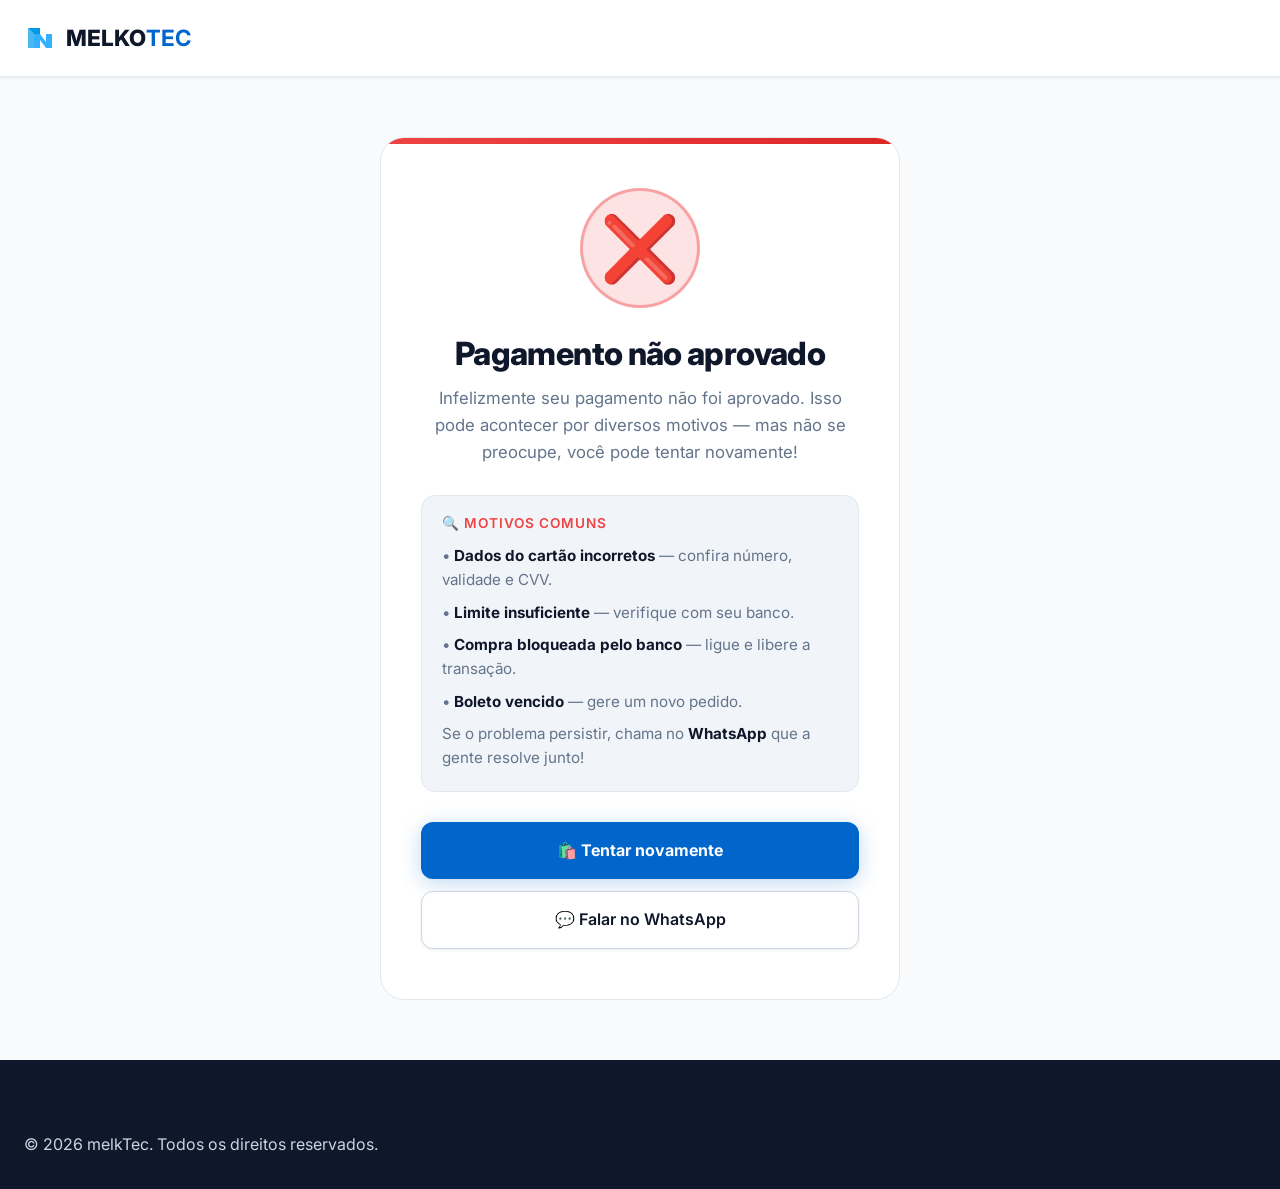
<file: falha.html>
<!DOCTYPE html>
<html lang="pt-BR">
<head>
    <meta charset="UTF-8">
    <meta name="viewport" content="width=device-width, initial-scale=1.0">
    <title>Pagamento não aprovado — melkTec</title>
    <link rel="preconnect" href="https://fonts.googleapis.com">
    <link rel="preconnect" href="https://fonts.gstatic.com" crossorigin>
    <link href="https://fonts.googleapis.com/css2?family=Inter:wght@400;500;600;700;800;900&display=swap" rel="stylesheet">
    <link rel="stylesheet" href="style.css">
    <style>
        .retorno-box {
            max-width: 520px;
            margin: 0 auto;
            background: var(--surface);
            border: 1px solid var(--border);
            border-radius: 24px;
            padding: 50px 40px;
            text-align: center;
            position: relative;
            overflow: hidden;
        }

        .retorno-box::before {
            content: '';
            position: absolute;
            top: 0;
            left: 0;
            right: 0;
            height: 6px;
            background: linear-gradient(90deg, #ef4444, #dc2626);
        }

        .retorno-icon {
            width: 120px;
            height: 120px;
            border-radius: 50%;
            background: rgba(239, 68, 68, 0.15);
            border: 3px solid rgba(239, 68, 68, 0.4);
            display: flex;
            align-items: center;
            justify-content: center;
            font-size: 4rem;
            margin: 0 auto 28px;
            animation: pulse 2s infinite;
        }

        @keyframes pulse {
            0%, 100% { transform: scale(1); box-shadow: 0 0 0 0 rgba(239, 68, 68, 0.4); }
            50% { transform: scale(1.05); box-shadow: 0 0 0 20px rgba(239, 68, 68, 0); }
        }

        .retorno-box h1 {
            font-size: 2rem;
            font-weight: 800;
            margin-bottom: 12px;
            color: var(--text);
        }

        .retorno-box .subtitulo {
            color: var(--text-muted);
            font-size: 1.05rem;
            margin-bottom: 30px;
            line-height: 1.6;
        }

        .retorno-box .info-card {
            background: var(--surface-2);
            border: 1px solid var(--border);
            border-radius: 14px;
            padding: 20px;
            text-align: left;
            margin-bottom: 30px;
        }

        .retorno-box .info-card h3 {
            font-size: 0.85rem;
            font-weight: 600;
            text-transform: uppercase;
            letter-spacing: 1px;
            color: #ef4444;
            margin-bottom: 12px;
        }

        .retorno-box .info-card p {
            color: var(--text-muted);
            font-size: 0.95rem;
            line-height: 1.6;
            margin-bottom: 8px;
        }

        .retorno-box .info-card p:last-child {
            margin-bottom: 0;
        }

        .retorno-box .info-card strong {
            color: var(--text);
        }

        .retorno-actions {
            display: flex;
            flex-direction: column;
            gap: 12px;
        }

        .retorno-actions .btn {
            width: 100%;
            padding: 15px 24px;
            font-size: 1rem;
        }

        @media (max-width: 600px) {
            .retorno-box { padding: 40px 24px; border-radius: 18px; }
            .retorno-icon { width: 100px; height: 100px; font-size: 3rem; }
            .retorno-box h1 { font-size: 1.6rem; }
        }
    </style>
</head>
<body>

    <header class="header">
        <div class="container header-inner">
            <a href="index.html" class="logo">
                <span class="logo-icon">
                    <svg width="32" height="32" viewBox="0 0 32 32" fill="none" xmlns="http://www.w3.org/2000/svg">
                        <path d="M4 6 L16 6 L16 12 L10 12 L4 6 Z" fill="#0099e6"/>
                        <path d="M4 6 L4 26 L10 26 L10 12 L4 6 Z" fill="#0099e6" opacity="0.7"/>
                        <path d="M10 12 L16 12 L22 20 L22 12 L28 12 L28 26 L22 26 L16 18 L16 26 L10 26 L10 12 Z" fill="#33b1ff"/>
                    </svg>
                </span>
                <span class="logo-text">MELKO<strong>TEC</strong></span>
            </a>
        </div>
    </header>

    <main class="container" style="padding: 60px 20px; min-height: calc(100vh - 70px); display: flex; align-items: center; justify-content: center;">
        <div class="retorno-box">
            <div class="retorno-icon">❌</div>

            <h1>Pagamento não aprovado</h1>

            <p class="subtitulo">
                Infelizmente seu pagamento não foi aprovado. Isso pode acontecer por diversos motivos — mas não se preocupe, você pode tentar novamente!
            </p>

            <div class="info-card">
                <h3>🔍 Motivos comuns</h3>
                <p>• <strong>Dados do cartão incorretos</strong> — confira número, validade e CVV.</p>
                <p>• <strong>Limite insuficiente</strong> — verifique com seu banco.</p>
                <p>• <strong>Compra bloqueada pelo banco</strong> — ligue e libere a transação.</p>
                <p>• <strong>Boleto vencido</strong> — gere um novo pedido.</p>
                <p class="mb-0">Se o problema persistir, chama no <strong>WhatsApp</strong> que a gente resolve junto!</p>
            </div>

            <div class="retorno-actions">
                <a href="index.html" class="btn btn-primary">
                    🛍️ Tentar novamente
                </a>
                <a href="https://wa.me/5515998183052?text=Ol%C3%A1!%20Tentei%20fazer%20um%20pedido%20na%20melkTec%20mas%20o%20pagamento%20n%C3%A3o%20foi%20aprovado.%20Pode%20me%20ajudar%3F" 
                   target="_blank" 
                   class="btn btn-ghost">
                    💬 Falar no WhatsApp
                </a>
            </div>
        </div>
    </main>

    <footer class="footer">
        <div class="container footer-inner">
            <p>© 2026 melkTec. Todos os direitos reservados.</p>
        </div>
    </footer>

</body>
</html>
</file>
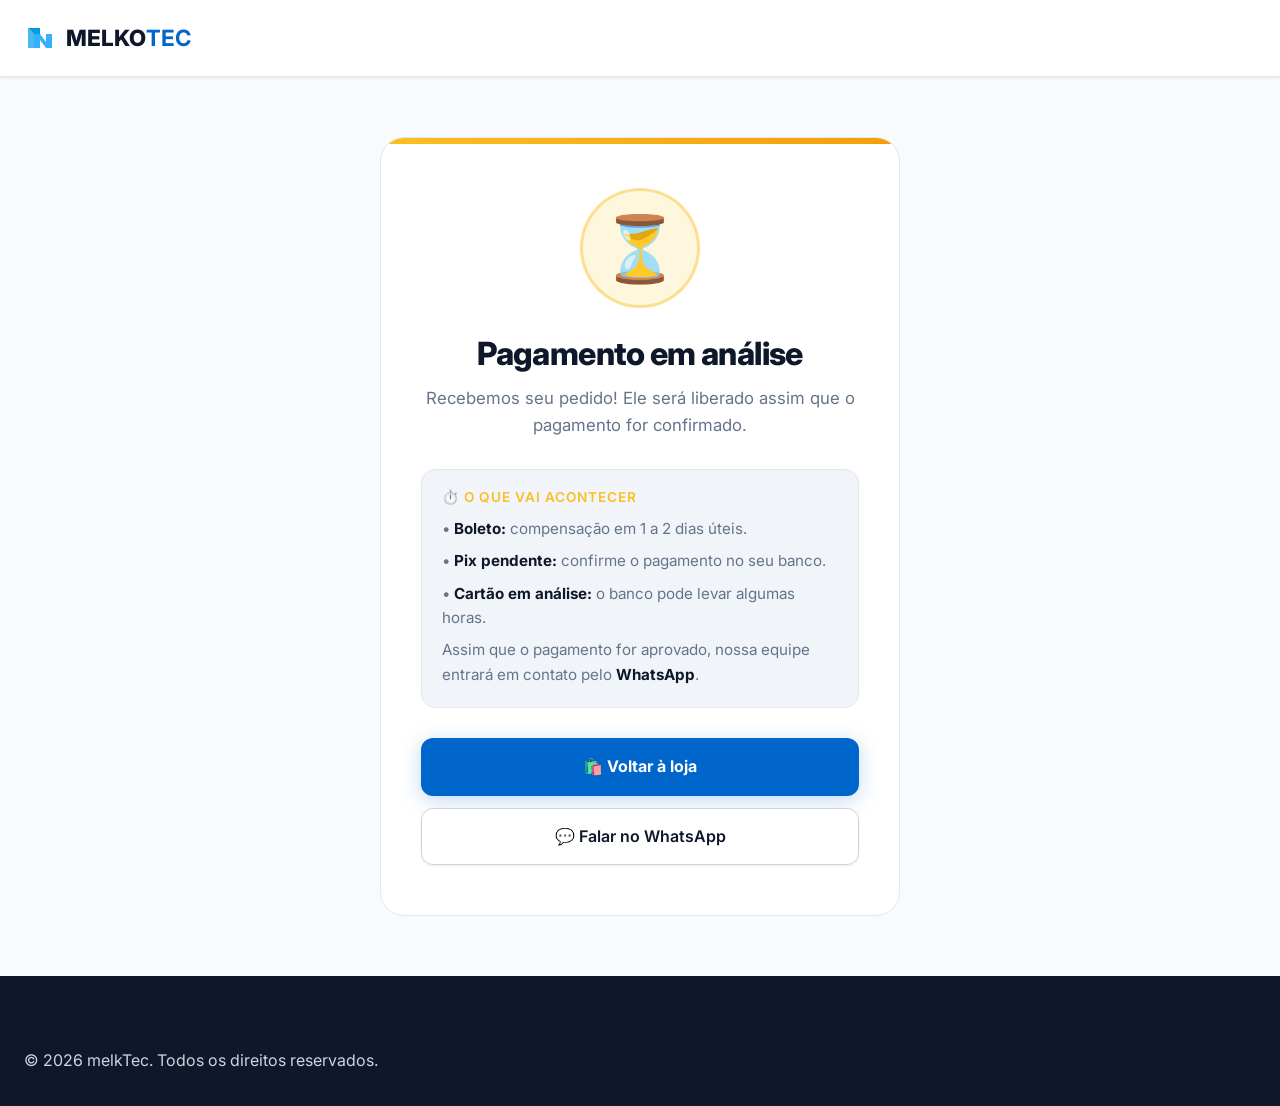
<file: pendente.html>
<!DOCTYPE html>
<html lang="pt-BR">
<head>
    <meta charset="UTF-8">
    <meta name="viewport" content="width=device-width, initial-scale=1.0">
    <title>Pagamento em análise — melkTec</title>
    <link rel="preconnect" href="https://fonts.googleapis.com">
    <link rel="preconnect" href="https://fonts.gstatic.com" crossorigin>
    <link href="https://fonts.googleapis.com/css2?family=Inter:wght@400;500;600;700;800;900&display=swap" rel="stylesheet">
    <link rel="stylesheet" href="style.css">
    <style>
        .retorno-box {
            max-width: 520px;
            margin: 0 auto;
            background: var(--surface);
            border: 1px solid var(--border);
            border-radius: 24px;
            padding: 50px 40px;
            text-align: center;
            position: relative;
            overflow: hidden;
        }

        .retorno-box::before {
            content: '';
            position: absolute;
            top: 0;
            left: 0;
            right: 0;
            height: 6px;
            background: linear-gradient(90deg, #fbbf24, #f59e0b);
        }

        .retorno-icon {
            width: 120px;
            height: 120px;
            border-radius: 50%;
            background: rgba(251, 191, 36, 0.15);
            border: 3px solid rgba(251, 191, 36, 0.4);
            display: flex;
            align-items: center;
            justify-content: center;
            font-size: 4rem;
            margin: 0 auto 28px;
            animation: pulse 2s infinite;
        }

        @keyframes pulse {
            0%, 100% { transform: scale(1); box-shadow: 0 0 0 0 rgba(251, 191, 36, 0.4); }
            50% { transform: scale(1.05); box-shadow: 0 0 0 20px rgba(251, 191, 36, 0); }
        }

        .retorno-box h1 {
            font-size: 2rem;
            font-weight: 800;
            margin-bottom: 12px;
            color: var(--text);
        }

        .retorno-box .subtitulo {
            color: var(--text-muted);
            font-size: 1.05rem;
            margin-bottom: 30px;
            line-height: 1.6;
        }

        .retorno-box .info-card {
            background: var(--surface-2);
            border: 1px solid var(--border);
            border-radius: 14px;
            padding: 20px;
            text-align: left;
            margin-bottom: 30px;
        }

        .retorno-box .info-card h3 {
            font-size: 0.85rem;
            font-weight: 600;
            text-transform: uppercase;
            letter-spacing: 1px;
            color: #fbbf24;
            margin-bottom: 12px;
        }

        .retorno-box .info-card p {
            color: var(--text-muted);
            font-size: 0.95rem;
            line-height: 1.6;
            margin-bottom: 8px;
        }

        .retorno-box .info-card p:last-child {
            margin-bottom: 0;
        }

        .retorno-box .info-card strong {
            color: var(--text);
        }

        .retorno-actions {
            display: flex;
            flex-direction: column;
            gap: 12px;
        }

        .retorno-actions .btn {
            width: 100%;
            padding: 15px 24px;
            font-size: 1rem;
        }

        @media (max-width: 600px) {
            .retorno-box { padding: 40px 24px; border-radius: 18px; }
            .retorno-icon { width: 100px; height: 100px; font-size: 3rem; }
            .retorno-box h1 { font-size: 1.6rem; }
        }
    </style>
</head>
<body>

    <header class="header">
        <div class="container header-inner">
            <a href="index.html" class="logo">
                <span class="logo-icon">
                    <svg width="32" height="32" viewBox="0 0 32 32" fill="none" xmlns="http://www.w3.org/2000/svg">
                        <path d="M4 6 L16 6 L16 12 L10 12 L4 6 Z" fill="#0099e6"/>
                        <path d="M4 6 L4 26 L10 26 L10 12 L4 6 Z" fill="#0099e6" opacity="0.7"/>
                        <path d="M10 12 L16 12 L22 20 L22 12 L28 12 L28 26 L22 26 L16 18 L16 26 L10 26 L10 12 Z" fill="#33b1ff"/>
                    </svg>
                </span>
                <span class="logo-text">MELKO<strong>TEC</strong></span>
            </a>
        </div>
    </header>

    <main class="container" style="padding: 60px 20px; min-height: calc(100vh - 70px); display: flex; align-items: center; justify-content: center;">
        <div class="retorno-box">
            <div class="retorno-icon">⏳</div>

            <h1>Pagamento em análise</h1>

            <p class="subtitulo">
                Recebemos seu pedido! Ele será liberado assim que o pagamento for confirmado.
            </p>

            <div class="info-card">
                <h3>⏱️ O que vai acontecer</h3>
                <p>• <strong>Boleto:</strong> compensação em 1 a 2 dias úteis.</p>
                <p>• <strong>Pix pendente:</strong> confirme o pagamento no seu banco.</p>
                <p>• <strong>Cartão em análise:</strong> o banco pode levar algumas horas.</p>
                <p>Assim que o pagamento for aprovado, nossa equipe entrará em contato pelo <strong>WhatsApp</strong>.</p>
            </div>

            <div class="retorno-actions">
                <a href="index.html" class="btn btn-primary">
                    🛍️ Voltar à loja
                </a>
                <a href="https://wa.me/5515998183052?text=Ol%C3%A1!%20Fiz%20um%20pedido%20na%20melkTec%20e%20o%20pagamento%20est%C3%A1%20em%20an%C3%A1lise.%20Pode%20me%20dar%20um%20retorno%3F" 
                   target="_blank" 
                   class="btn btn-ghost">
                    💬 Falar no WhatsApp
                </a>
            </div>
        </div>
    </main>

    <footer class="footer">
        <div class="container footer-inner">
            <p>© 2026 melkTec. Todos os direitos reservados.</p>
        </div>
    </footer>

</body>
</html>
</file>
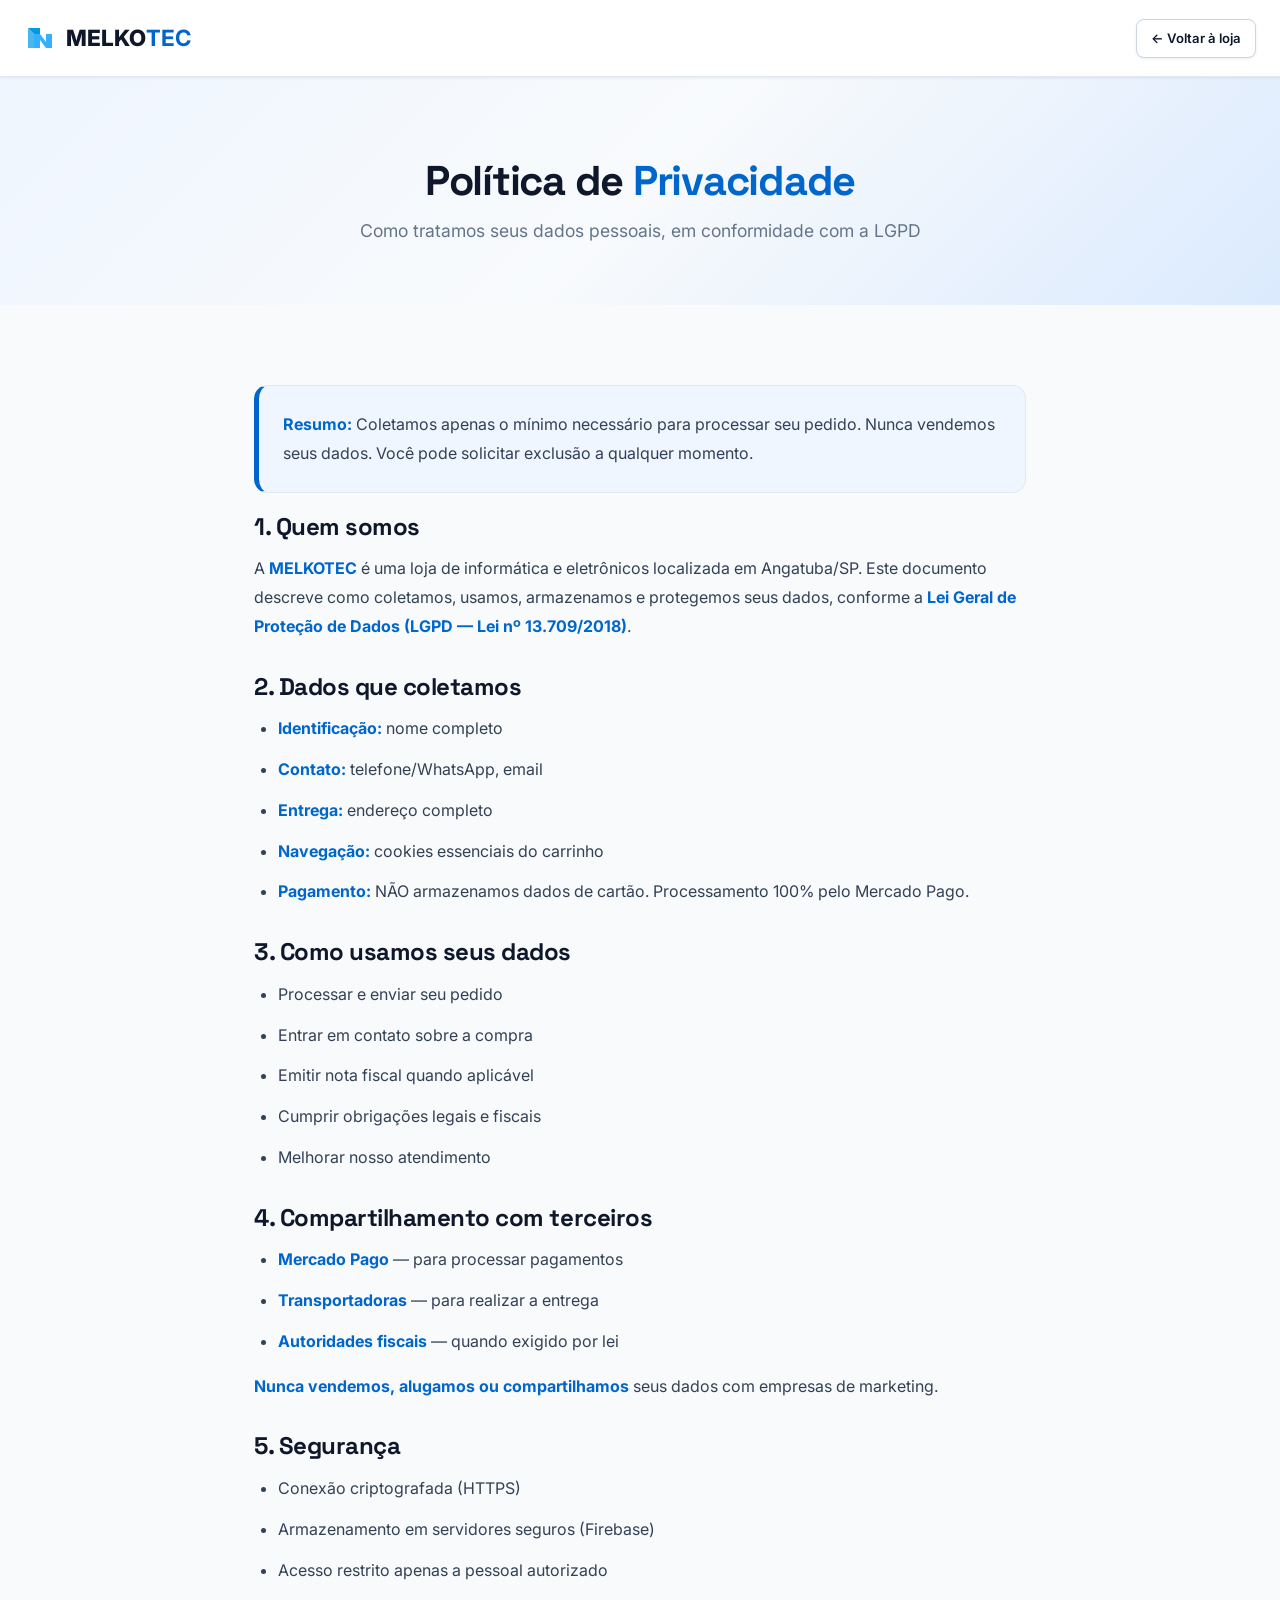
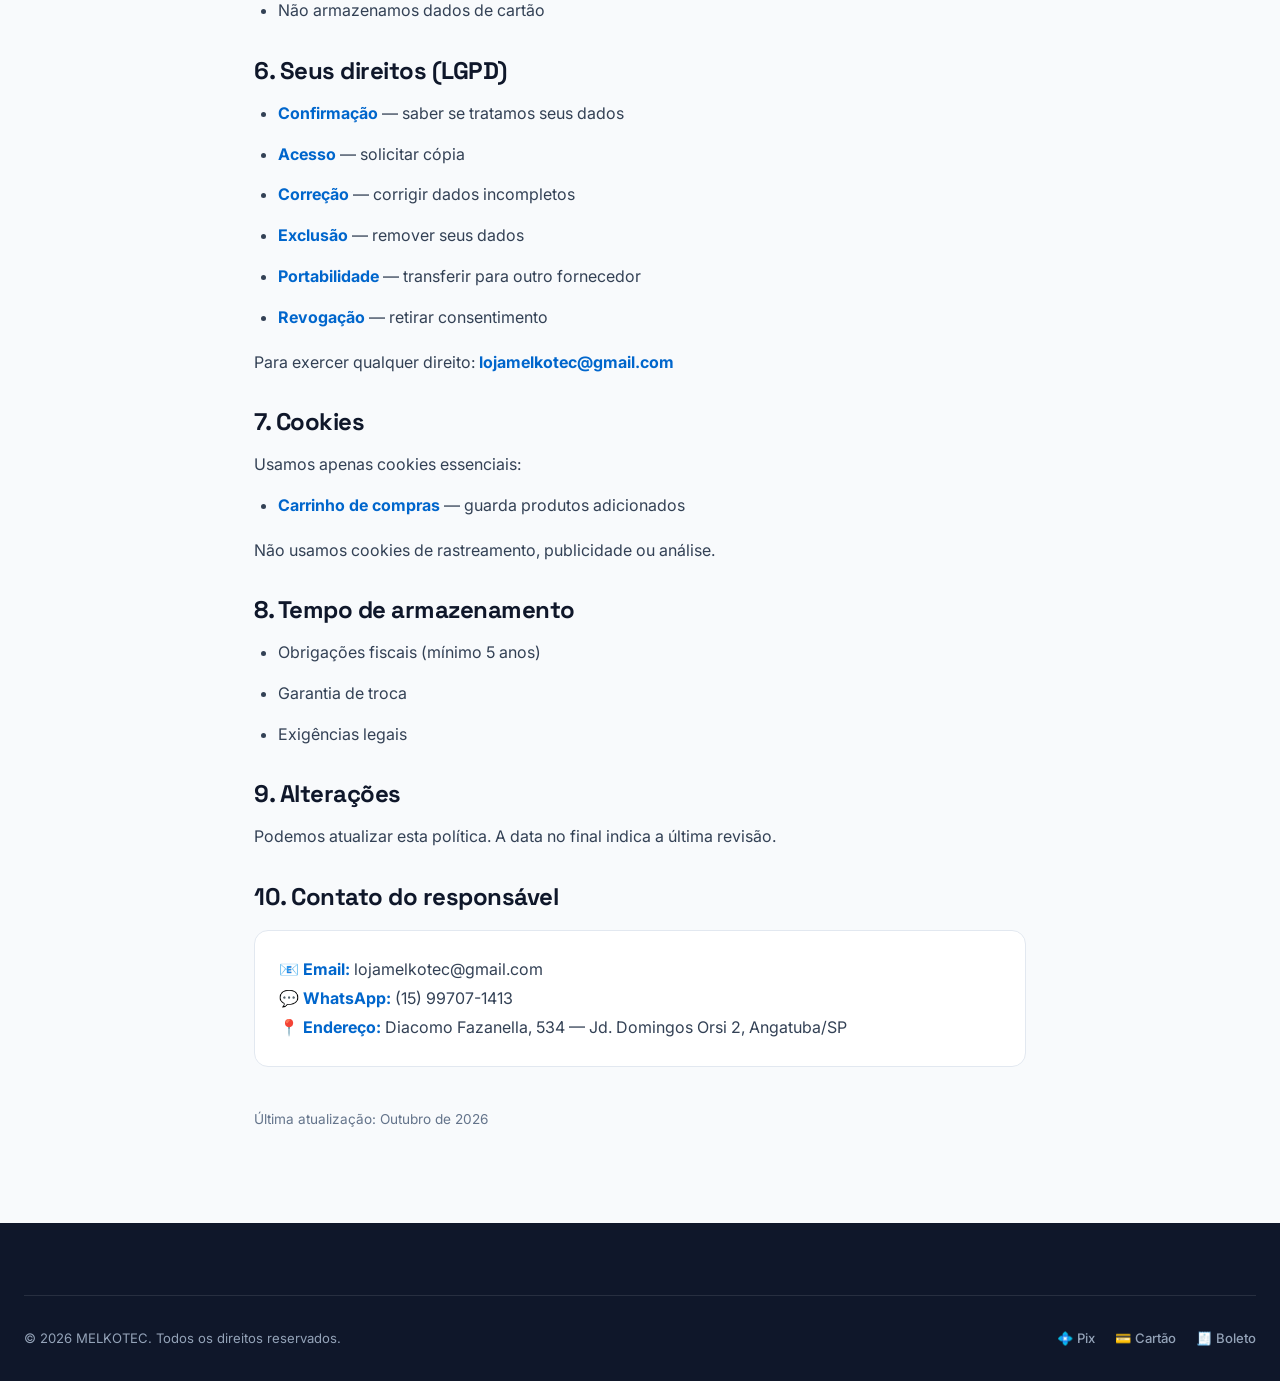
<file: privacidade.html>
<!DOCTYPE html>
<html lang="pt-BR">
<head>
    <meta charset="UTF-8">
    <meta name="viewport" content="width=device-width, initial-scale=1.0">
    <title>Política de Privacidade — MELKOTEC</title>
    <link rel="preconnect" href="https://fonts.googleapis.com">
    <link rel="preconnect" href="https://fonts.gstatic.com" crossorigin>
    <link href="https://fonts.googleapis.com/css2?family=Inter:wght@400;500;600;700;800;900&family=Space+Grotesk:wght@500;600;700&display=swap" rel="stylesheet">
    <link rel="stylesheet" href="style.css">
    <style>
        .page-hero { background: linear-gradient(135deg, #eff6ff 0%, #f8fafc 50%, #dbeafe 100%); padding: 80px 0 60px; text-align: center; }
        .page-hero h1 { font-size: 2.6rem; font-weight: 800; letter-spacing: -.03em; margin-bottom: 12px; }
        .page-hero p { color: var(--text-muted); font-size: 1.1rem; max-width: 600px; margin: 0 auto; }
        .legal-content { max-width: 820px; margin: 0 auto; padding: 60px 24px 80px; }
        .legal-content h2 { font-size: 1.5rem; font-weight: 800; margin: 32px 0 14px; }
        .legal-content h2:first-of-type { margin-top: 0; }
        .legal-content p, .legal-content li { color: var(--text-soft); font-size: 1rem; line-height: 1.8; margin-bottom: 12px; }
        .legal-content ul { padding-left: 24px; margin-bottom: 16px; }
        .legal-content strong { color: var(--accent); }
        .legal-box { background: #fff; border: 1px solid var(--border); border-radius: 14px; padding: 24px; margin: 20px 0; }
        .legal-box.info { background: #eff6ff; border-left: 5px solid var(--accent); }
        @media (max-width: 700px) { .page-hero h1 { font-size: 1.9rem; } .legal-content { padding: 40px 18px 60px; } }
    </style>
</head>
<body>
    <header class="header">
        <div class="container header-inner">
            <a href="index.html" class="logo">
                <span class="logo-icon">
                    <svg width="32" height="32" viewBox="0 0 32 32" fill="none" xmlns="http://www.w3.org/2000/svg">
                        <path d="M4 6 L16 6 L16 12 L10 12 L4 6 Z" fill="#0099e6"/>
                        <path d="M4 6 L4 26 L10 26 L10 12 L4 6 Z" fill="#0099e6" opacity="0.7"/>
                        <path d="M10 12 L16 12 L22 20 L22 12 L28 12 L28 26 L22 26 L16 18 L16 26 L10 26 L10 12 Z" fill="#33b1ff"/>
                    </svg>
                </span>
                <span class="logo-text">MELKO<strong>TEC</strong></span>
            </a>
            <a href="index.html" class="btn btn-ghost btn-sm">← Voltar à loja</a>
        </div>
    </header>

    <section class="page-hero">
        <div class="container">
            <h1>Política de <span class="gradient-text">Privacidade</span></h1>
            <p>Como tratamos seus dados pessoais, em conformidade com a LGPD</p>
        </div>
    </section>

    <main class="legal-content">
        <div class="legal-box info">
            <p style="margin:0;"><strong>Resumo:</strong> Coletamos apenas o mínimo necessário para processar seu pedido. Nunca vendemos seus dados. Você pode solicitar exclusão a qualquer momento.</p>
        </div>

        <h2>1. Quem somos</h2>
        <p>A <strong>MELKOTEC</strong> é uma loja de informática e eletrônicos localizada em Angatuba/SP. Este documento descreve como coletamos, usamos, armazenamos e protegemos seus dados, conforme a <strong>Lei Geral de Proteção de Dados (LGPD — Lei nº 13.709/2018)</strong>.</p>

        <h2>2. Dados que coletamos</h2>
        <ul>
            <li><strong>Identificação:</strong> nome completo</li>
            <li><strong>Contato:</strong> telefone/WhatsApp, email</li>
            <li><strong>Entrega:</strong> endereço completo</li>
            <li><strong>Navegação:</strong> cookies essenciais do carrinho</li>
            <li><strong>Pagamento:</strong> NÃO armazenamos dados de cartão. Processamento 100% pelo Mercado Pago.</li>
        </ul>

        <h2>3. Como usamos seus dados</h2>
        <ul>
            <li>Processar e enviar seu pedido</li>
            <li>Entrar em contato sobre a compra</li>
            <li>Emitir nota fiscal quando aplicável</li>
            <li>Cumprir obrigações legais e fiscais</li>
            <li>Melhorar nosso atendimento</li>
        </ul>

        <h2>4. Compartilhamento com terceiros</h2>
        <ul>
            <li><strong>Mercado Pago</strong> — para processar pagamentos</li>
            <li><strong>Transportadoras</strong> — para realizar a entrega</li>
            <li><strong>Autoridades fiscais</strong> — quando exigido por lei</li>
        </ul>
        <p><strong>Nunca vendemos, alugamos ou compartilhamos</strong> seus dados com empresas de marketing.</p>

        <h2>5. Segurança</h2>
        <ul>
            <li>Conexão criptografada (HTTPS)</li>
            <li>Armazenamento em servidores seguros (Firebase)</li>
            <li>Acesso restrito apenas a pessoal autorizado</li>
            <li>Não armazenamos dados de cartão</li>
        </ul>

        <h2>6. Seus direitos (LGPD)</h2>
        <ul>
            <li><strong>Confirmação</strong> — saber se tratamos seus dados</li>
            <li><strong>Acesso</strong> — solicitar cópia</li>
            <li><strong>Correção</strong> — corrigir dados incompletos</li>
            <li><strong>Exclusão</strong> — remover seus dados</li>
            <li><strong>Portabilidade</strong> — transferir para outro fornecedor</li>
            <li><strong>Revogação</strong> — retirar consentimento</li>
        </ul>
        <p>Para exercer qualquer direito: <strong>lojamelkotec@gmail.com</strong></p>

        <h2>7. Cookies</h2>
        <p>Usamos apenas cookies essenciais:</p>
        <ul>
            <li><strong>Carrinho de compras</strong> — guarda produtos adicionados</li>
        </ul>
        <p>Não usamos cookies de rastreamento, publicidade ou análise.</p>

        <h2>8. Tempo de armazenamento</h2>
        <ul>
            <li>Obrigações fiscais (mínimo 5 anos)</li>
            <li>Garantia de troca</li>
            <li>Exigências legais</li>
        </ul>

        <h2>9. Alterações</h2>
        <p>Podemos atualizar esta política. A data no final indica a última revisão.</p>

        <h2>10. Contato do responsável</h2>
        <div class="legal-box">
            <p style="margin:0;">📧 <strong>Email:</strong> lojamelkotec@gmail.com<br>💬 <strong>WhatsApp:</strong> (15) 99707-1413<br>📍 <strong>Endereço:</strong> Diacomo Fazanella, 534 — Jd. Domingos Orsi 2, Angatuba/SP</p>
        </div>

        <p style="font-size:.85rem;color:var(--text-muted);margin-top:40px;">Última atualização: Outubro de 2026</p>
    </main>

    <footer class="footer">
        <div class="container">
            <div class="footer-bottom">
                <p>© 2026 MELKOTEC. Todos os direitos reservados.</p>
                <div class="footer-payments"><span>💠 Pix</span><span>💳 Cartão</span><span>🧾 Boleto</span></div>
            </div>
        </div>
    </footer>
</body>
</html>
</file>
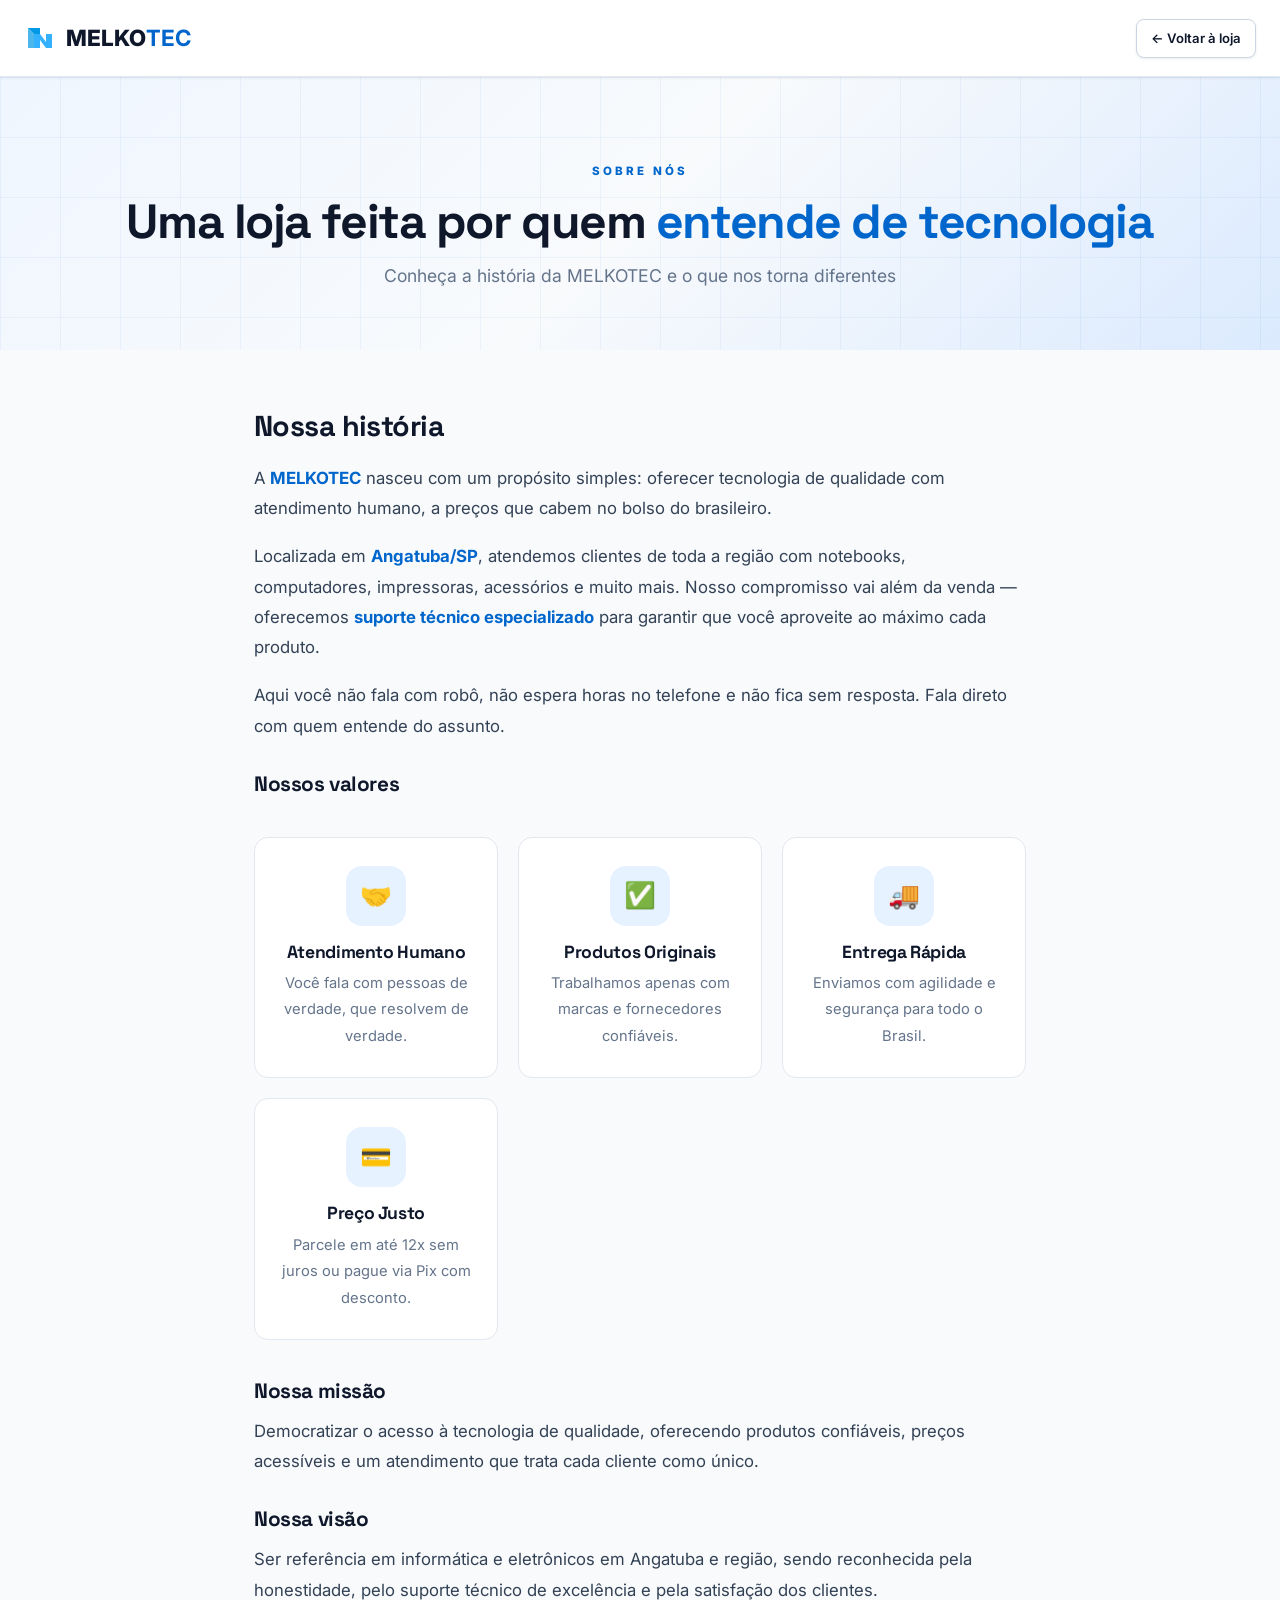
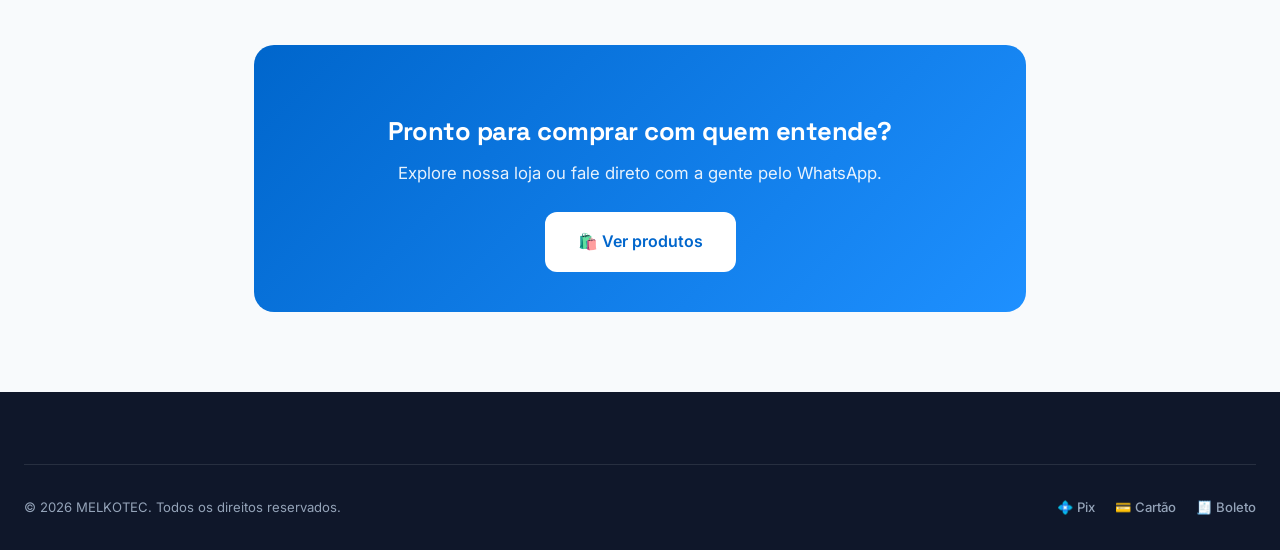
<file: sobre.html>
<!DOCTYPE html>
<html lang="pt-BR">
<head>
    <meta charset="UTF-8">
    <meta name="viewport" content="width=device-width, initial-scale=1.0">
    <title>Sobre Nós — MELKOTEC</title>
    <link rel="preconnect" href="https://fonts.googleapis.com">
    <link rel="preconnect" href="https://fonts.gstatic.com" crossorigin>
    <link href="https://fonts.googleapis.com/css2?family=Inter:wght@400;500;600;700;800;900&family=Space+Grotesk:wght@500;600;700&display=swap" rel="stylesheet">
    <link rel="stylesheet" href="style.css">
    <style>
        .page-hero { background: linear-gradient(135deg, #eff6ff 0%, #f8fafc 50%, #dbeafe 100%); padding: 80px 0 60px; text-align: center; position: relative; overflow: hidden; }
        .page-hero::before { content: ''; position: absolute; inset: 0; background-image: linear-gradient(rgba(0,102,204,.05) 1px, transparent 1px), linear-gradient(90deg, rgba(0,102,204,.05) 1px, transparent 1px); background-size: 60px 60px; pointer-events: none; }
        .page-hero .container { position: relative; z-index: 2; }
        .page-hero h1 { font-size: 3rem; font-weight: 800; letter-spacing: -.03em; margin-bottom: 12px; }
        .page-hero p { color: var(--text-muted); font-size: 1.1rem; max-width: 600px; margin: 0 auto; }
        .about-content { max-width: 820px; margin: 0 auto; padding: 60px 24px 80px; }
        .about-content h2 { font-size: 1.8rem; font-weight: 800; margin-bottom: 20px; }
        .about-content h3 { font-size: 1.3rem; font-weight: 700; margin: 32px 0 12px; }
        .about-content p { color: var(--text-soft); font-size: 1.05rem; line-height: 1.8; margin-bottom: 18px; }
        .about-content strong { color: var(--accent); }
        .about-values { display: grid; grid-template-columns: repeat(auto-fit, minmax(240px, 1fr)); gap: 20px; margin: 40px 0; }
        .value-card { background: #fff; border: 1px solid var(--border); border-radius: 14px; padding: 28px 22px; text-align: center; transition: var(--transition); }
        .value-card:hover { border-color: var(--accent); transform: translateY(-4px); box-shadow: var(--shadow); }
        .value-icon { width: 60px; height: 60px; border-radius: 16px; background: var(--accent-soft); display: grid; place-items: center; font-size: 1.6rem; margin: 0 auto 16px; }
        .value-card h4 { font-size: 1.1rem; font-weight: 700; margin-bottom: 8px; }
        .value-card p { font-size: .92rem; color: var(--text-muted); margin: 0; }
        .cta-box { background: linear-gradient(135deg, #0066cc 0%, #1e90ff 100%); border-radius: 20px; padding: 40px; text-align: center; color: #fff; margin-top: 40px; }
        .cta-box h3 { font-size: 1.6rem; color: #fff; margin-bottom: 12px; }
        .cta-box p { color: rgba(255,255,255,.9); margin-bottom: 24px; }
        .cta-box .btn { background: #fff; color: var(--accent); }
        @media (max-width: 700px) { .page-hero h1 { font-size: 2rem; } .about-content { padding: 40px 18px 60px; } .cta-box { padding: 28px 20px; } }
    </style>
</head>
<body>
    <header class="header">
        <div class="container header-inner">
            <a href="index.html" class="logo">
                <span class="logo-icon">
                    <svg width="32" height="32" viewBox="0 0 32 32" fill="none" xmlns="http://www.w3.org/2000/svg">
                        <path d="M4 6 L16 6 L16 12 L10 12 L4 6 Z" fill="#0099e6"/>
                        <path d="M4 6 L4 26 L10 26 L10 12 L4 6 Z" fill="#0099e6" opacity="0.7"/>
                        <path d="M10 12 L16 12 L22 20 L22 12 L28 12 L28 26 L22 26 L16 18 L16 26 L10 26 L10 12 Z" fill="#33b1ff"/>
                    </svg>
                </span>
                <span class="logo-text">MELKO<strong>TEC</strong></span>
            </a>
            <a href="index.html" class="btn btn-ghost btn-sm">← Voltar à loja</a>
        </div>
    </header>

    <section class="page-hero">
        <div class="container">
            <span class="section-tag">SOBRE NÓS</span>
            <h1>Uma loja feita por quem <span class="gradient-text">entende de tecnologia</span></h1>
            <p>Conheça a história da MELKOTEC e o que nos torna diferentes</p>
        </div>
    </section>

    <main class="about-content">
        <h2>Nossa história</h2>
        <p>A <strong>MELKOTEC</strong> nasceu com um propósito simples: oferecer tecnologia de qualidade com atendimento humano, a preços que cabem no bolso do brasileiro.</p>
        <p>Localizada em <strong>Angatuba/SP</strong>, atendemos clientes de toda a região com notebooks, computadores, impressoras, acessórios e muito mais. Nosso compromisso vai além da venda — oferecemos <strong>suporte técnico especializado</strong> para garantir que você aproveite ao máximo cada produto.</p>
        <p>Aqui você não fala com robô, não espera horas no telefone e não fica sem resposta. Fala direto com quem entende do assunto.</p>

        <h3>Nossos valores</h3>
        <div class="about-values">
            <div class="value-card"><div class="value-icon">🤝</div><h4>Atendimento Humano</h4><p>Você fala com pessoas de verdade, que resolvem de verdade.</p></div>
            <div class="value-card"><div class="value-icon">✅</div><h4>Produtos Originais</h4><p>Trabalhamos apenas com marcas e fornecedores confiáveis.</p></div>
            <div class="value-card"><div class="value-icon">🚚</div><h4>Entrega Rápida</h4><p>Enviamos com agilidade e segurança para todo o Brasil.</p></div>
            <div class="value-card"><div class="value-icon">💳</div><h4>Preço Justo</h4><p>Parcele em até 12x sem juros ou pague via Pix com desconto.</p></div>
        </div>

        <h3>Nossa missão</h3>
        <p>Democratizar o acesso à tecnologia de qualidade, oferecendo produtos confiáveis, preços acessíveis e um atendimento que trata cada cliente como único.</p>

        <h3>Nossa visão</h3>
        <p>Ser referência em informática e eletrônicos em Angatuba e região, sendo reconhecida pela honestidade, pelo suporte técnico de excelência e pela satisfação dos clientes.</p>

        <div class="cta-box">
            <h3>Pronto para comprar com quem entende?</h3>
            <p>Explore nossa loja ou fale direto com a gente pelo WhatsApp.</p>
            <a href="index.html#produtos" class="btn btn-lg">🛍️ Ver produtos</a>
        </div>
    </main>

    <footer class="footer">
        <div class="container">
            <div class="footer-bottom">
                <p>© 2026 MELKOTEC. Todos os direitos reservados.</p>
                <div class="footer-payments">
                    <span>💠 Pix</span><span>💳 Cartão</span><span>🧾 Boleto</span>
                </div>
            </div>
        </div>
    </footer>
</body>
</html>
</file>
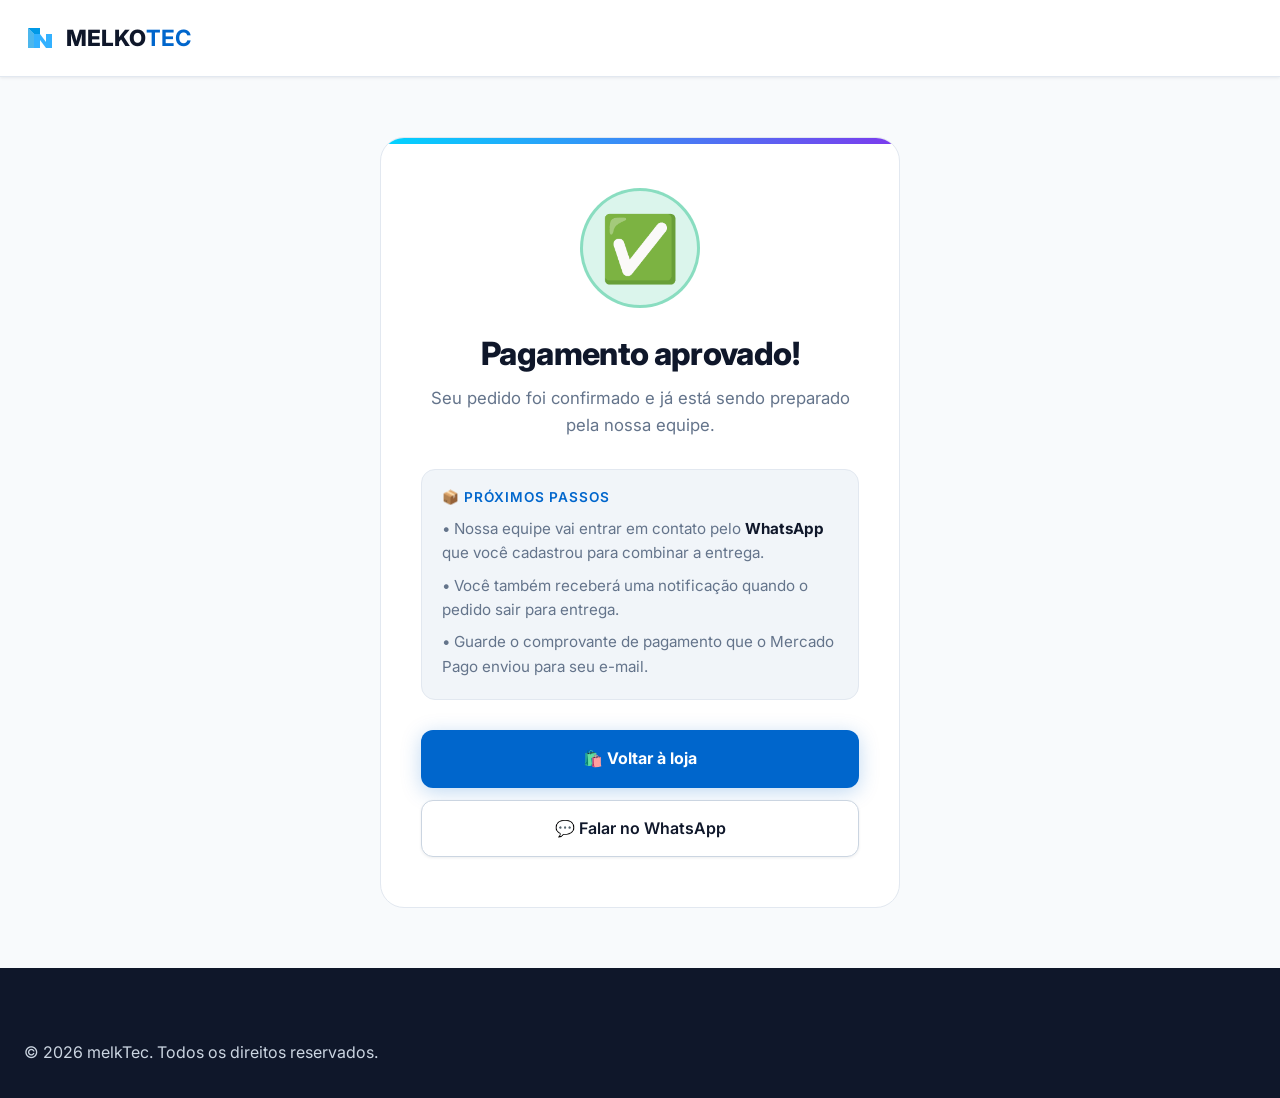
<file: sucesso.html>
<!DOCTYPE html>
<html lang="pt-BR">
<head>
    <meta charset="UTF-8">
    <meta name="viewport" content="width=device-width, initial-scale=1.0">
    <title>Pagamento aprovado — melkTec</title>
    <link rel="preconnect" href="https://fonts.googleapis.com">
    <link rel="preconnect" href="https://fonts.gstatic.com" crossorigin>
    <link href="https://fonts.googleapis.com/css2?family=Inter:wght@400;500;600;700;800;900&display=swap" rel="stylesheet">
    <link rel="stylesheet" href="style.css">
    <style>
        .retorno-box {
            max-width: 520px;
            margin: 0 auto;
            background: var(--surface);
            border: 1px solid var(--border);
            border-radius: 24px;
            padding: 50px 40px;
            text-align: center;
            position: relative;
            overflow: hidden;
        }

        .retorno-box::before {
            content: '';
            position: absolute;
            top: 0;
            left: 0;
            right: 0;
            height: 6px;
            background: linear-gradient(90deg, #00d4ff, #7c3aed);
        }

        .retorno-icon {
            width: 120px;
            height: 120px;
            border-radius: 50%;
            background: rgba(16, 185, 129, 0.15);
            border: 3px solid rgba(16, 185, 129, 0.4);
            display: flex;
            align-items: center;
            justify-content: center;
            font-size: 4rem;
            margin: 0 auto 28px;
            animation: pulse 2s infinite;
        }

        @keyframes pulse {
            0%, 100% { transform: scale(1); box-shadow: 0 0 0 0 rgba(16, 185, 129, 0.4); }
            50% { transform: scale(1.05); box-shadow: 0 0 0 20px rgba(16, 185, 129, 0); }
        }

        .retorno-box h1 {
            font-size: 2rem;
            font-weight: 800;
            margin-bottom: 12px;
            color: var(--text);
        }

        .retorno-box .subtitulo {
            color: var(--text-muted);
            font-size: 1.05rem;
            margin-bottom: 30px;
            line-height: 1.6;
        }

        .retorno-box .info-card {
            background: var(--surface-2);
            border: 1px solid var(--border);
            border-radius: 14px;
            padding: 20px;
            text-align: left;
            margin-bottom: 30px;
        }

        .retorno-box .info-card h3 {
            font-size: 0.85rem;
            font-weight: 600;
            text-transform: uppercase;
            letter-spacing: 1px;
            color: var(--accent);
            margin-bottom: 12px;
        }

        .retorno-box .info-card p {
            color: var(--text-muted);
            font-size: 0.95rem;
            line-height: 1.6;
            margin-bottom: 8px;
        }

        .retorno-box .info-card p:last-child {
            margin-bottom: 0;
        }

        .retorno-box .info-card strong {
            color: var(--text);
        }

        .retorno-actions {
            display: flex;
            flex-direction: column;
            gap: 12px;
        }

        .retorno-actions .btn {
            width: 100%;
            padding: 15px 24px;
            font-size: 1rem;
        }

        @media (max-width: 600px) {
            .retorno-box {
                padding: 40px 24px;
                border-radius: 18px;
            }
            .retorno-icon {
                width: 100px;
                height: 100px;
                font-size: 3rem;
            }
            .retorno-box h1 {
                font-size: 1.6rem;
            }
        }
    </style>
</head>
<body>

    <header class="header">
        <div class="container header-inner">
            <a href="index.html" class="logo">
                <span class="logo-icon">
                    <svg width="32" height="32" viewBox="0 0 32 32" fill="none" xmlns="http://www.w3.org/2000/svg">
                        <path d="M4 6 L16 6 L16 12 L10 12 L4 6 Z" fill="#0099e6"/>
                        <path d="M4 6 L4 26 L10 26 L10 12 L4 6 Z" fill="#0099e6" opacity="0.7"/>
                        <path d="M10 12 L16 12 L22 20 L22 12 L28 12 L28 26 L22 26 L16 18 L16 26 L10 26 L10 12 Z" fill="#33b1ff"/>
                    </svg>
                </span>
                <span class="logo-text">MELKO<strong>TEC</strong></span>
            </a>
        </div>
    </header>

    <main class="container" style="padding: 60px 20px; min-height: calc(100vh - 70px); display: flex; align-items: center; justify-content: center;">
        <div class="retorno-box">
            <div class="retorno-icon">✅</div>

            <h1>Pagamento aprovado!</h1>

            <p class="subtitulo">
                Seu pedido foi confirmado e já está sendo preparado pela nossa equipe.
            </p>

            <div class="info-card">
                <h3>📦 Próximos passos</h3>
                <p>• Nossa equipe vai entrar em contato pelo <strong>WhatsApp</strong> que você cadastrou para combinar a entrega.</p>
                <p>• Você também receberá uma notificação quando o pedido sair para entrega.</p>
                <p>• Guarde o comprovante de pagamento que o Mercado Pago enviou para seu e-mail.</p>
            </div>

            <div class="retorno-actions">
                <a href="index.html" class="btn btn-primary">
                    🛍️ Voltar à loja
                </a>
                <a href="https://wa.me/5515998183052?text=Ol%C3%A1!%20Acabei%20de%20fazer%20um%20pedido%20na%20melkTec%20e%20gostaria%20de%20confirmar." 
                   target="_blank" 
                   class="btn btn-ghost">
                    💬 Falar no WhatsApp
                </a>
            </div>
        </div>
    </main>

    <footer class="footer">
        <div class="container footer-inner">
            <p>© 2026 melkTec. Todos os direitos reservados.</p>
        </div>
    </footer>

</body>
</html>
</file>
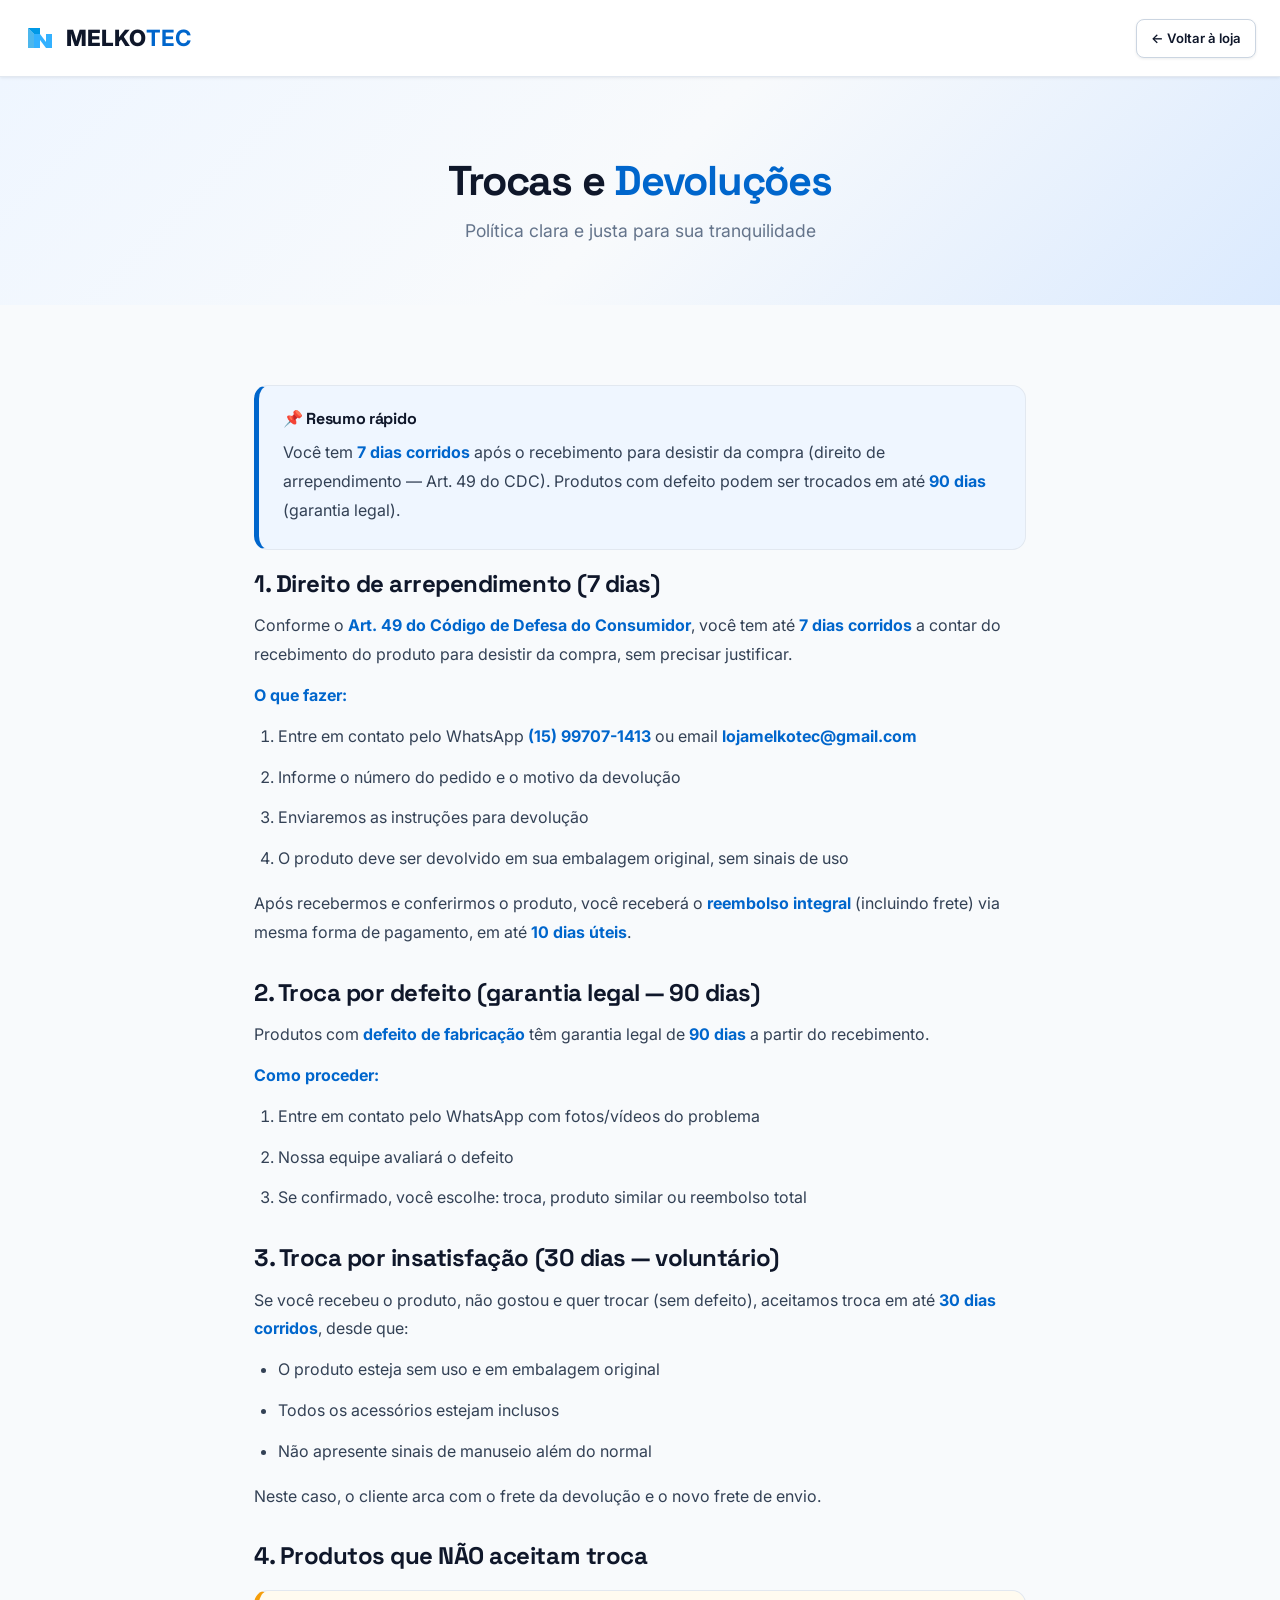
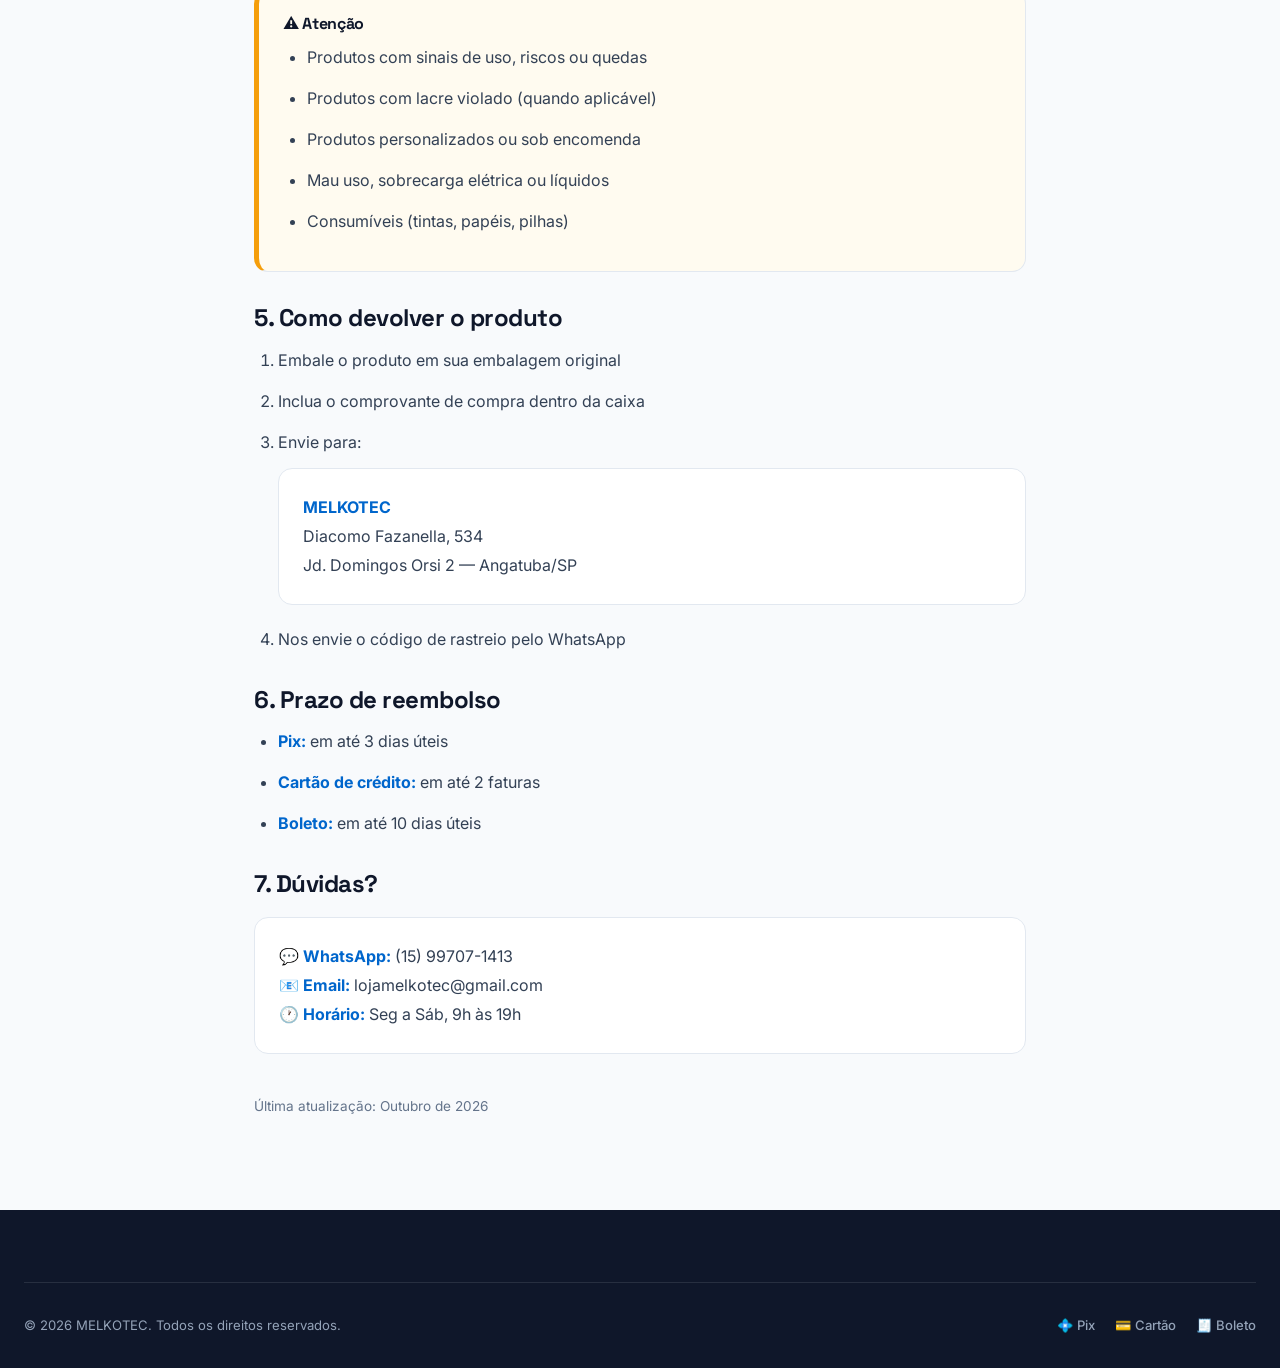
<file: trocas.html>
<!DOCTYPE html>
<html lang="pt-BR">
<head>
    <meta charset="UTF-8">
    <meta name="viewport" content="width=device-width, initial-scale=1.0">
    <title>Trocas e Devoluções — MELKOTEC</title>
    <link rel="preconnect" href="https://fonts.googleapis.com">
    <link rel="preconnect" href="https://fonts.gstatic.com" crossorigin>
    <link href="https://fonts.googleapis.com/css2?family=Inter:wght@400;500;600;700;800;900&family=Space+Grotesk:wght@500;600;700&display=swap" rel="stylesheet">
    <link rel="stylesheet" href="style.css">
    <style>
        .page-hero { background: linear-gradient(135deg, #eff6ff 0%, #f8fafc 50%, #dbeafe 100%); padding: 80px 0 60px; text-align: center; }
        .page-hero h1 { font-size: 2.6rem; font-weight: 800; letter-spacing: -.03em; margin-bottom: 12px; }
        .page-hero p { color: var(--text-muted); font-size: 1.1rem; max-width: 600px; margin: 0 auto; }
        .legal-content { max-width: 820px; margin: 0 auto; padding: 60px 24px 80px; }
        .legal-content h2 { font-size: 1.5rem; font-weight: 800; margin: 32px 0 14px; }
        .legal-content h2:first-of-type { margin-top: 0; }
        .legal-content p, .legal-content li { color: var(--text-soft); font-size: 1rem; line-height: 1.8; margin-bottom: 12px; }
        .legal-content ul, .legal-content ol { padding-left: 24px; margin-bottom: 16px; }
        .legal-content strong { color: var(--accent); }
        .legal-box { background: #fff; border: 1px solid var(--border); border-radius: 14px; padding: 24px; margin: 20px 0; }
        .legal-box.warning { background: #fffbf0; border-left: 5px solid var(--warning); }
        .legal-box.info { background: #eff6ff; border-left: 5px solid var(--accent); }
        .legal-box h4 { font-size: 1rem; font-weight: 800; margin-bottom: 10px; }
        @media (max-width: 700px) { .page-hero h1 { font-size: 1.9rem; } .legal-content { padding: 40px 18px 60px; } }
    </style>
</head>
<body>
    <header class="header">
        <div class="container header-inner">
            <a href="index.html" class="logo">
                <span class="logo-icon">
                    <svg width="32" height="32" viewBox="0 0 32 32" fill="none" xmlns="http://www.w3.org/2000/svg">
                        <path d="M4 6 L16 6 L16 12 L10 12 L4 6 Z" fill="#0099e6"/>
                        <path d="M4 6 L4 26 L10 26 L10 12 L4 6 Z" fill="#0099e6" opacity="0.7"/>
                        <path d="M10 12 L16 12 L22 20 L22 12 L28 12 L28 26 L22 26 L16 18 L16 26 L10 26 L10 12 Z" fill="#33b1ff"/>
                    </svg>
                </span>
                <span class="logo-text">MELKO<strong>TEC</strong></span>
            </a>
            <a href="index.html" class="btn btn-ghost btn-sm">← Voltar à loja</a>
        </div>
    </header>

    <section class="page-hero">
        <div class="container">
            <h1>Trocas e <span class="gradient-text">Devoluções</span></h1>
            <p>Política clara e justa para sua tranquilidade</p>
        </div>
    </section>

    <main class="legal-content">
        <div class="legal-box info">
            <h4>📌 Resumo rápido</h4>
            <p style="margin:0;">Você tem <strong>7 dias corridos</strong> após o recebimento para desistir da compra (direito de arrependimento — Art. 49 do CDC). Produtos com defeito podem ser trocados em até <strong>90 dias</strong> (garantia legal).</p>
        </div>

        <h2>1. Direito de arrependimento (7 dias)</h2>
        <p>Conforme o <strong>Art. 49 do Código de Defesa do Consumidor</strong>, você tem até <strong>7 dias corridos</strong> a contar do recebimento do produto para desistir da compra, sem precisar justificar.</p>
        <p><strong>O que fazer:</strong></p>
        <ol>
            <li>Entre em contato pelo WhatsApp <strong>(15) 99707-1413</strong> ou email <strong>lojamelkotec@gmail.com</strong></li>
            <li>Informe o número do pedido e o motivo da devolução</li>
            <li>Enviaremos as instruções para devolução</li>
            <li>O produto deve ser devolvido em sua embalagem original, sem sinais de uso</li>
        </ol>
        <p>Após recebermos e conferirmos o produto, você receberá o <strong>reembolso integral</strong> (incluindo frete) via mesma forma de pagamento, em até <strong>10 dias úteis</strong>.</p>

        <h2>2. Troca por defeito (garantia legal — 90 dias)</h2>
        <p>Produtos com <strong>defeito de fabricação</strong> têm garantia legal de <strong>90 dias</strong> a partir do recebimento.</p>
        <p><strong>Como proceder:</strong></p>
        <ol>
            <li>Entre em contato pelo WhatsApp com fotos/vídeos do problema</li>
            <li>Nossa equipe avaliará o defeito</li>
            <li>Se confirmado, você escolhe: troca, produto similar ou reembolso total</li>
        </ol>

        <h2>3. Troca por insatisfação (30 dias — voluntário)</h2>
        <p>Se você recebeu o produto, não gostou e quer trocar (sem defeito), aceitamos troca em até <strong>30 dias corridos</strong>, desde que:</p>
        <ul>
            <li>O produto esteja sem uso e em embalagem original</li>
            <li>Todos os acessórios estejam inclusos</li>
            <li>Não apresente sinais de manuseio além do normal</li>
        </ul>
        <p>Neste caso, o cliente arca com o frete da devolução e o novo frete de envio.</p>

        <h2>4. Produtos que NÃO aceitam troca</h2>
        <div class="legal-box warning">
            <h4>⚠️ Atenção</h4>
            <ul style="margin:0;">
                <li>Produtos com sinais de uso, riscos ou quedas</li>
                <li>Produtos com lacre violado (quando aplicável)</li>
                <li>Produtos personalizados ou sob encomenda</li>
                <li>Mau uso, sobrecarga elétrica ou líquidos</li>
                <li>Consumíveis (tintas, papéis, pilhas)</li>
            </ul>
        </div>

        <h2>5. Como devolver o produto</h2>
        <ol>
            <li>Embale o produto em sua embalagem original</li>
            <li>Inclua o comprovante de compra dentro da caixa</li>
            <li>Envie para:
                <div class="legal-box" style="margin-top:12px;">
                    <p style="margin:0;"><strong>MELKOTEC</strong><br>Diacomo Fazanella, 534<br>Jd. Domingos Orsi 2 — Angatuba/SP</p>
                </div>
            </li>
            <li>Nos envie o código de rastreio pelo WhatsApp</li>
        </ol>

        <h2>6. Prazo de reembolso</h2>
        <ul>
            <li><strong>Pix:</strong> em até 3 dias úteis</li>
            <li><strong>Cartão de crédito:</strong> em até 2 faturas</li>
            <li><strong>Boleto:</strong> em até 10 dias úteis</li>
        </ul>

        <h2>7. Dúvidas?</h2>
        <div class="legal-box">
            <p style="margin:0;">💬 <strong>WhatsApp:</strong> (15) 99707-1413<br>📧 <strong>Email:</strong> lojamelkotec@gmail.com<br>🕐 <strong>Horário:</strong> Seg a Sáb, 9h às 19h</p>
        </div>

        <p style="font-size:.85rem;color:var(--text-muted);margin-top:40px;">Última atualização: Outubro de 2026</p>
    </main>

    <footer class="footer">
        <div class="container">
            <div class="footer-bottom">
                <p>© 2026 MELKOTEC. Todos os direitos reservados.</p>
                <div class="footer-payments"><span>💠 Pix</span><span>💳 Cartão</span><span>🧾 Boleto</span></div>
            </div>
        </div>
    </footer>
</body>
</html>
</file>
<file: style.css>
/* =====================================================
   MELKOTEC — Azul Royal + Branco
   Tema claro e profissional
   ===================================================== */

*, *::before, *::after { box-sizing: border-box; margin: 0; padding: 0; }

:root {
    /* Fundo claro */
    --bg: #f8fafc;
    --bg-2: #ffffff;
    --bg-3: #eff6ff;
    --surface: #ffffff;
    --surface-2: #f1f5f9;
    --surface-3: #e2e8f0;

    /* Bordas suaves */
    --border: #e2e8f0;
    --border-strong: #cbd5e1;

    /* Texto escuro */
    --text: #0f172a;
    --text-soft: #334155;
    --text-muted: #64748b;
    --text-light: #94a3b8;

    /* AZUL ROYAL */
    --accent: #0066cc;
    --accent-2: #0052a3;
    --accent-light: #0099e6;
    --accent-soft: #e6f2ff;

    /* Azul claro */
    --blue: #1e90ff;
    --blue-2: #0066cc;
    --blue-soft: #dbeafe;

    --success: #10b981;
    --danger: #ef4444;
    --warning: #f59e0b;

    --gradient: linear-gradient(135deg, #0066cc 0%, #1e90ff 100%);
    --gradient-cool: linear-gradient(135deg, #0052a3 0%, #0066cc 100%);

    --shadow-sm: 0 1px 3px rgba(15,23,42,.08);
    --shadow: 0 4px 12px rgba(15,23,42,.08);
    --shadow-md: 0 8px 24px rgba(15,23,42,.1);
    --shadow-lg: 0 16px 40px rgba(15,23,42,.15);
    --shadow-blue: 0 4px 20px rgba(0,102,204,.25);

    --radius-sm: 10px;
    --radius: 14px;
    --radius-lg: 20px;

    --transition: .25s cubic-bezier(.4,0,.2,1);
}

html { scroll-behavior: smooth; }

body {
    font-family: 'Inter', system-ui, -apple-system, sans-serif;
    background: var(--bg);
    color: var(--text);
    line-height: 1.6;
    overflow-x: hidden;
    -webkit-font-smoothing: antialiased;
}

.container { max-width: 1280px; margin: 0 auto; padding: 0 24px; }

img { max-width: 100%; display: block; }
button { font-family: inherit; cursor: pointer; border: none; background: none; color: inherit; }
a { color: inherit; text-decoration: none; }

h1, h2, h3, h4 {
    font-family: 'Space Grotesk', 'Inter', sans-serif;
    letter-spacing: -0.02em;
    line-height: 1.15;
    color: var(--text);
    font-weight: 700;
}

/* ============ ANNOUNCE BAR ============ */
.announce-bar {
    background: var(--accent);
    color: #fff;
    font-size: .82rem;
    font-weight: 600;
    padding: 10px 0;
}
.announce-inner {
    display: flex; justify-content: center; align-items: center;
    gap: 20px; flex-wrap: wrap;
}
.announce-inner strong { font-weight: 800; }
.announce-divider { opacity: .5; }

@media (max-width: 640px) {
    .announce-inner span:not(:first-child):not(.announce-divider) { display: none; }
    .announce-inner .announce-divider { display: none; }
}

/* ============ HEADER ============ */
.header {
    position: sticky; top: 0; z-index: 100;
    background: #ffffff;
    border-bottom: 1px solid var(--border);
    box-shadow: var(--shadow-sm);
}
.header-inner {
    display: flex; align-items: center; justify-content: space-between;
    height: 76px; gap: 24px;
}

/* ============ LOGO SVG ============ */
.logo {
    display: flex;
    align-items: center;
    gap: 10px;
    font-size: 1.4rem;
    font-weight: 800;
}

.logo-icon {
    display: flex;
    align-items: center;
    justify-content: center;
}

.logo-icon svg { display: block; }

.logo-text { color: var(--text); }

.logo-text strong {
    color: var(--accent);
}

.nav { display: flex; gap: 36px; }
.nav-link {
    color: var(--text-soft);
    font-weight: 500;
    transition: var(--transition);
    font-size: .95rem;
    position: relative; padding: 4px 0;
}
.nav-link::after {
    content: ''; position: absolute; left: 0; right: 0; bottom: -6px;
    height: 2px; background: var(--accent);
    transform: scaleX(0); transform-origin: left;
    transition: transform .3s cubic-bezier(.4,0,.2,1);
}
.nav-link:hover { color: var(--accent); }
.nav-link:hover::after { transform: scaleX(1); }

.header-actions { display: flex; align-items: center; gap: 10px; }

.cart-btn {
    position: relative;
    width: 46px; height: 46px; border-radius: 12px;
    background: var(--accent-soft);
    border: 1px solid transparent;
    display: grid; place-items: center;
    transition: var(--transition);
    color: var(--accent);
}
.cart-btn:hover {
    background: var(--accent);
    color: #fff;
    box-shadow: var(--shadow-blue);
}
.cart-count {
    position: absolute; top: -6px; right: -6px;
    background: var(--danger);
    color: #fff;
    font-size: .7rem; font-weight: 800;
    min-width: 22px; height: 22px; border-radius: 11px;
    display: grid; place-items: center; padding: 0 6px;
    box-shadow: 0 4px 12px rgba(239,68,68,.4);
}

.menu-btn {
    display: none; flex-direction: column; gap: 5px;
    width: 46px; height: 46px; align-items: center; justify-content: center;
    border-radius: 12px; background: var(--accent-soft); border: 1px solid transparent;
}
.menu-btn span { width: 20px; height: 2px; background: var(--accent); border-radius: 2px; }

/* ============ HERO ============ */
.hero {
    padding: 90px 0 100px;
    position: relative;
    overflow: hidden;
    background: linear-gradient(135deg, #eff6ff 0%, #f8fafc 50%, #dbeafe 100%);
}

.hero-grid {
    position: absolute; inset: 0;
    background-image: 
        linear-gradient(rgba(0,102,204,.05) 1px, transparent 1px),
        linear-gradient(90deg, rgba(0,102,204,.05) 1px, transparent 1px);
    background-size: 60px 60px;
    pointer-events: none;
    mask-image: radial-gradient(ellipse at center, black 30%, transparent 70%);
    -webkit-mask-image: radial-gradient(ellipse at center, black 30%, transparent 70%);
}

.hero-glow {
    position: absolute;
    border-radius: 50%;
    filter: blur(100px);
    pointer-events: none;
}
.hero-glow-1 {
    width: 400px; height: 400px;
    background: var(--accent);
    opacity: .12;
    top: -100px; right: -50px;
}
.hero-glow-2 {
    width: 300px; height: 300px;
    background: var(--blue);
    opacity: .1;
    bottom: -100px; left: -50px;
}

.hero-inner {
    display: grid; grid-template-columns: 1.05fr 1fr;
    gap: 60px; align-items: center;
    position: relative; z-index: 2;
}

.badge {
    display: inline-flex; align-items: center; gap: 8px;
    padding: 8px 18px; border-radius: 999px;
    background: #fff;
    border: 1px solid var(--accent);
    color: var(--accent);
    font-size: .82rem; font-weight: 600;
    margin-bottom: 24px;
    box-shadow: var(--shadow-sm);
}
.badge-dot {
    width: 8px; height: 8px; border-radius: 50%;
    background: var(--accent);
    animation: pulseDot 2s infinite;
}
@keyframes pulseDot {
    0%, 100% { opacity: 1; }
    50% { opacity: .4; }
}

.hero h1 {
    font-size: 3.6rem;
    font-weight: 800;
    line-height: 1.05;
    margin-bottom: 24px;
    letter-spacing: -.03em;
    color: var(--text);
}
.gradient-text {
    color: var(--accent);
}

.hero-desc {
    color: var(--text-muted);
    font-size: 1.1rem;
    margin-bottom: 36px;
    max-width: 520px;
    line-height: 1.7;
}

.hero-actions { display: flex; gap: 14px; flex-wrap: wrap; margin-bottom: 48px; }

.btn {
    display: inline-flex; align-items: center; justify-content: center; gap: 10px;
    padding: 14px 28px; border-radius: 12px;
    font-weight: 600; font-size: .95rem;
    transition: var(--transition);
    white-space: nowrap;
    border: 1px solid transparent;
    font-family: inherit;
}
.btn-lg { padding: 16px 32px; font-size: 1rem; }
.btn-block { width: 100%; }

.btn-primary {
    background: var(--accent);
    color: #fff;
    font-weight: 700;
    box-shadow: var(--shadow-blue);
}
.btn-primary:hover {
    background: var(--accent-2);
    box-shadow: 0 8px 28px rgba(0,102,204,.4);
    transform: translateY(-2px);
}

.btn-ghost {
    background: #fff;
    border: 1px solid var(--border-strong);
    color: var(--text);
    box-shadow: var(--shadow-sm);
}
.btn-ghost:hover {
    border-color: var(--accent);
    color: var(--accent);
    box-shadow: var(--shadow);
}

.btn-danger {
    background: var(--danger);
    color: #fff;
}
.btn-danger:hover { background: #dc2626; }

.btn-sm { padding: 8px 14px; font-size: .82rem; border-radius: 8px; }

.hero-stats {
    display: flex; align-items: center; gap: 28px; flex-wrap: wrap;
}
.stat { display: flex; flex-direction: column; }
.stat strong {
    font-size: 1.5rem; font-weight: 800;
    color: var(--accent);
    line-height: 1;
    font-family: 'Space Grotesk', sans-serif;
}
.stat span { color: var(--text-muted); font-size: .82rem; margin-top: 4px; }
.stat-divider { width: 1px; height: 30px; background: var(--border-strong); }

/* HERO VISUAL */
.hero-visual { position: relative; display: grid; place-items: center; }

.hero-card {
    background: #fff;
    border: 1px solid var(--border);
    border-radius: var(--radius-lg);
    padding: 28px;
    width: 100%;
    max-width: 400px;
    box-shadow: var(--shadow-lg);
    position: relative;
    z-index: 3;
}

.hero-card-header {
    display: flex; justify-content: space-between; align-items: center;
    font-size: .78rem; font-weight: 700;
    color: var(--text-muted);
    text-transform: uppercase;
    letter-spacing: 1.5px;
    margin-bottom: 20px;
    padding-bottom: 16px;
    border-bottom: 1px solid var(--border);
}
.hero-card-dot {
    width: 8px; height: 8px; border-radius: 50%;
    background: var(--success);
    box-shadow: 0 0 0 4px rgba(16,185,129,.15);
}

.hero-card-item {
    display: flex; align-items: center; gap: 14px;
    padding: 12px 0;
    border-bottom: 1px solid var(--border);
}
.hero-card-item:last-of-type { border-bottom: none; }

.hero-card-icon {
    width: 46px; height: 46px; border-radius: 12px;
    background: var(--accent-soft);
    display: grid; place-items: center;
    font-size: 1.4rem;
    flex-shrink: 0;
}
.hero-card-info { flex: 1; display: flex; flex-direction: column; gap: 2px; }
.hero-card-name { font-size: .85rem; color: var(--text-soft); font-weight: 500; }
.hero-card-price {
    font-size: 1rem; font-weight: 800;
    color: var(--accent);
    font-family: 'Space Grotesk', sans-serif;
}

.hero-card-footer {
    margin-top: 16px;
    padding-top: 16px;
    border-top: 1px solid var(--border);
    text-align: center;
    font-size: .82rem;
    color: var(--text-muted);
    font-weight: 500;
}

.floating-card {
    position: absolute;
    background: #fff;
    border: 1px solid var(--border);
    border-radius: 14px;
    padding: 12px 16px;
    display: flex; align-items: center; gap: 10px;
    box-shadow: var(--shadow-md);
    z-index: 4;
}
.floating-card-1 { top: 20px; left: -10px; }
.floating-card-2 { bottom: 30px; right: -10px; }
.fc-icon {
    width: 36px; height: 36px; border-radius: 10px;
    background: var(--accent);
    color: #fff;
    display: grid; place-items: center; font-size: 1.05rem;
    flex-shrink: 0;
}
.floating-card strong { display: block; font-size: .82rem; color: var(--text); font-weight: 700; }
.floating-card small { color: var(--text-muted); font-size: .72rem; }

/* ============ FEATURES BAR ============ */
.features-bar {
    background: #fff;
    border-top: 1px solid var(--border);
    border-bottom: 1px solid var(--border);
    padding: 32px 0;
}
.features-bar-inner {
    display: grid;
    grid-template-columns: repeat(4, 1fr);
    gap: 24px;
}
.feature-mini { display: flex; align-items: center; gap: 14px; }
.feature-mini-icon {
    width: 48px; height: 48px; border-radius: 12px;
    background: var(--accent-soft);
    display: grid; place-items: center; font-size: 1.4rem;
    flex-shrink: 0;
}
.feature-mini strong { display: block; font-size: .92rem; color: var(--text); font-weight: 700; }
.feature-mini span { color: var(--text-muted); font-size: .82rem; }

/* ============ SECTIONS ============ */
section { padding: 96px 0; }

.section-head { text-align: center; margin-bottom: 56px; }
.section-tag {
    display: inline-block;
    font-size: .72rem;
    font-weight: 800;
    letter-spacing: 3px;
    color: var(--accent);
    text-transform: uppercase;
    margin-bottom: 14px;
}
.section-head h2 {
    font-size: 2.4rem; font-weight: 800;
    margin-bottom: 10px;
    letter-spacing: -.02em;
    color: var(--text);
}
.section-head p { color: var(--text-muted); font-size: 1rem; }

/* ============ CATEGORIAS ============ */
.category-grid {
    display: grid;
    grid-template-columns: repeat(auto-fit, minmax(180px, 1fr));
    gap: 20px;
}
.category-card {
    background: #fff;
    border: 1px solid var(--border);
    border-radius: var(--radius);
    padding: 32px 20px;
    text-align: center;
    transition: var(--transition);
    cursor: pointer;
}
.category-card:hover {
    border-color: var(--accent);
    box-shadow: var(--shadow-md);
    transform: translateY(-4px);
}
.category-icon {
    font-size: 2.4rem; margin-bottom: 12px;
    transition: var(--transition);
    display: inline-block;
}
.category-card:hover .category-icon { transform: scale(1.15); }
.category-card h3 { font-size: 1.05rem; font-weight: 700; margin-bottom: 4px; color: var(--text); }
.category-card p { color: var(--text-muted); font-size: .85rem; }

/* ============ FILTROS ============ */
.filters {
    display: flex; gap: 8px; justify-content: center;
    flex-wrap: wrap; margin-bottom: 44px;
}
.filter-btn {
    padding: 10px 20px; border-radius: 999px;
    background: #fff;
    border: 1px solid var(--border);
    color: var(--text-soft);
    font-weight: 500; font-size: .88rem;
    transition: var(--transition);
}
.filter-btn:hover {
    color: var(--accent);
    border-color: var(--accent);
}
.filter-btn.active {
    background: var(--accent);
    color: #fff;
    border-color: var(--accent);
    font-weight: 700;
    box-shadow: var(--shadow-blue);
}

/* ============ PRODUTOS ============ */
.product-grid {
    display: grid;
    grid-template-columns: repeat(auto-fill, minmax(260px, 1fr));
    gap: 24px;
}

.product-card {
    background: #fff;
    border: 1px solid var(--border);
    border-radius: var(--radius);
    overflow: hidden;
    transition: var(--transition);
    display: flex; flex-direction: column;
    position: relative;
    cursor: pointer;
}
.product-card:hover {
    transform: translateY(-6px);
    border-color: var(--accent);
    box-shadow: var(--shadow-md);
}

.product-image {
    height: 220px;
    display: grid; place-items: center;
    background: #f1f5f9;
    position: relative;
    overflow: hidden;
}

.product-image img {
    width: 100%;
    height: 100%;
    object-fit: cover;
    object-position: center;
    transition: transform .4s ease;
}

.product-card:hover .product-image img {
    transform: scale(1.08);
}

.product-image-overlay {
    position: absolute;
    inset: 0;
    background: rgba(0, 102, 204, .75);
    display: flex;
    align-items: center;
    justify-content: center;
    opacity: 0;
    transition: opacity .3s;
    color: #fff;
    font-weight: 700;
    font-size: 1rem;
    letter-spacing: 1px;
    pointer-events: none;
}

.product-card:hover .product-image-overlay {
    opacity: 1;
}

.product-badge {
    position: absolute; top: 14px; left: 14px;
    background: var(--danger);
    color: #fff;
    font-size: .7rem; font-weight: 800;
    padding: 6px 12px; border-radius: 6px;
    letter-spacing: .5px;
    z-index: 3;
    box-shadow: 0 4px 12px rgba(239,68,68,.4);
}

.product-info { padding: 20px; display: flex; flex-direction: column; flex: 1; }
.product-category {
    color: var(--accent);
    font-size: .7rem; font-weight: 700;
    text-transform: uppercase; letter-spacing: 1.5px;
    margin-bottom: 8px;
}
.product-name {
    font-size: 1.02rem; font-weight: 700;
    margin-bottom: 6px;
    line-height: 1.35;
    color: var(--text);
}
.product-desc {
    color: var(--text-muted);
    font-size: .85rem;
    margin-bottom: 14px;
    flex: 1;
    line-height: 1.5;
}
.product-rating {
    color: var(--warning);
    font-size: .85rem;
    margin-bottom: 14px;
}

.product-price-row {
    display: flex; align-items: flex-end;
    justify-content: space-between; gap: 12px;
    padding-top: 14px;
    border-top: 1px solid var(--border);
}
.product-old {
    color: var(--text-light);
    font-size: .78rem;
    text-decoration: line-through;
    margin-bottom: 2px;
}
.product-price {
    font-size: 1.4rem; font-weight: 800;
    color: var(--accent);
    font-family: 'Space Grotesk', sans-serif;
    letter-spacing: -.02em;
    line-height: 1;
}

.add-btn {
    width: 44px; height: 44px;
    border-radius: 12px;
    background: var(--accent);
    color: #fff;
    font-size: 1.3rem; font-weight: 700;
    display: grid; place-items: center;
    transition: var(--transition);
    flex-shrink: 0;
    box-shadow: var(--shadow-blue);
}
.add-btn:hover {
    background: var(--accent-2);
    transform: scale(1.08);
    box-shadow: 0 6px 20px rgba(0,102,204,.5);
}

/* ============ PROMO BANNER ============ */
.promo-banner { padding: 0 0 96px; }
.promo-inner {
    background: linear-gradient(135deg, #0066cc 0%, #1e90ff 100%);
    border-radius: var(--radius-lg);
    padding: 48px 56px;
    display: flex; align-items: center; justify-content: space-between;
    gap: 32px; flex-wrap: wrap;
    box-shadow: 0 12px 40px rgba(0,102,204,.3);
    color: #fff;
}
.promo-badge {
    display: inline-block;
    font-size: .72rem; font-weight: 800;
    letter-spacing: 2px; text-transform: uppercase;
    color: #fff;
    background: rgba(255,255,255,.2);
    padding: 6px 14px;
    border-radius: 999px;
    margin-bottom: 12px;
}
.promo-content h3 {
    font-size: 1.9rem; font-weight: 800;
    margin-bottom: 8px;
    letter-spacing: -.02em;
    color: #fff;
}
.promo-content p { color: rgba(255,255,255,.9); font-size: 1rem; }
.promo-content strong {
    color: #fff;
    background: rgba(255,255,255,.2);
    padding: 4px 12px;
    border-radius: 6px;
    font-family: 'Space Grotesk', monospace;
    font-weight: 800;
}
.promo-inner .btn {
    background: #fff;
    color: var(--accent);
    box-shadow: none;
}
.promo-inner .btn:hover {
    background: #f1f5f9;
    transform: translateY(-2px);
}

/* ============ FEATURES ============ */
.features { background: #f1f5f9; }
.feature-grid {
    display: grid;
    grid-template-columns: repeat(auto-fit, minmax(220px, 1fr));
    gap: 24px;
}
.feature-card {
    background: #fff;
    border: 1px solid var(--border);
    border-radius: var(--radius);
    padding: 36px 26px;
    text-align: center;
    transition: var(--transition);
}
.feature-card:hover {
    transform: translateY(-4px);
    border-color: var(--accent);
    box-shadow: var(--shadow-md);
}
.feature-icon {
    width: 64px; height: 64px; border-radius: 18px;
    background: var(--accent-soft);
    display: grid; place-items: center; font-size: 1.9rem;
    margin: 0 auto 20px;
    transition: var(--transition);
}
.feature-card:hover .feature-icon {
    background: var(--accent);
    transform: scale(1.08);
}
.feature-card h3 { font-size: 1.1rem; margin-bottom: 8px; font-weight: 700; color: var(--text); }
.feature-card p { color: var(--text-muted); font-size: .9rem; line-height: 1.6; }

/* ============ TESTIMONIALS ============ */
.testimonial-grid {
    display: grid;
    grid-template-columns: repeat(auto-fit, minmax(300px, 1fr));
    gap: 24px;
}
.testimonial-card {
    background: #fff;
    border: 1px solid var(--border);
    border-radius: var(--radius);
    padding: 32px 28px;
    transition: var(--transition);
    position: relative;
}
.testimonial-card::before {
    content: '"';
    position: absolute; top: 12px; right: 24px;
    font-size: 5rem; line-height: 1;
    color: rgba(0,102,204,.1);
    font-family: Georgia, serif;
}
.testimonial-card:hover {
    border-color: var(--accent);
    transform: translateY(-4px);
    box-shadow: var(--shadow-md);
}
.testimonial-stars {
    color: var(--warning);
    font-size: .95rem; margin-bottom: 16px;
    letter-spacing: 3px;
}
.testimonial-card > p {
    color: var(--text-soft);
    font-size: .95rem;
    line-height: 1.7;
    margin-bottom: 24px;
    position: relative;
    z-index: 2;
}
.testimonial-author {
    display: flex; align-items: center; gap: 14px;
    padding-top: 20px;
    border-top: 1px solid var(--border);
}
.testimonial-avatar {
    width: 44px; height: 44px; border-radius: 50%;
    background: var(--accent);
    color: #fff;
    display: grid; place-items: center;
    font-weight: 800; font-size: 1rem;
    flex-shrink: 0;
}
.testimonial-author strong { display: block; font-size: .92rem; color: var(--text); }
.testimonial-author small { color: var(--text-muted); font-size: .8rem; }

/* ============ CONTACT ============ */
.contact-card {
    background: #fff;
    border: 1px solid var(--border);
    border-radius: var(--radius-lg);
    padding: 56px;
    display: grid;
    grid-template-columns: 1.2fr 1fr;
    gap: 56px;
    align-items: center;
    box-shadow: var(--shadow-md);
}
.contact-content h2 { font-size: 2rem; margin-bottom: 12px; font-weight: 800; color: var(--text); }
.contact-content p { color: var(--text-muted); font-size: 1rem; margin-bottom: 28px; line-height: 1.7; }

.contact-info { display: flex; flex-direction: column; gap: 14px; }
.contact-item {
    display: flex; align-items: center; gap: 16px;
    padding: 16px 20px;
    background: var(--accent-soft);
    border-radius: var(--radius-sm);
    transition: var(--transition);
}
.contact-item:hover { background: var(--blue-soft); }
.contact-icon {
    width: 44px; height: 44px; border-radius: 12px;
    background: #fff;
    display: grid; place-items: center; font-size: 1.2rem;
    flex-shrink: 0;
}
.contact-item small {
    display: block; color: var(--text-muted);
    font-size: .72rem; text-transform: uppercase;
    letter-spacing: 1px; font-weight: 600;
}
.contact-item strong { font-size: .92rem; font-weight: 700; color: var(--text); }

/* ============ FOOTER ============ */
.footer {
    background: #0f172a;
    color: #cbd5e1;
    padding: 72px 0 32px;
}
.footer-logo .logo-text { color: #fff; }
.footer-logo .logo-text strong { color: #60a5fa; }
.footer-grid {
    display: grid;
    grid-template-columns: 1.5fr 1fr 1fr 1fr;
    gap: 48px;
    margin-bottom: 48px;
}
.footer-logo { margin-bottom: 16px; }
.footer-desc {
    color: #94a3b8;
    font-size: .9rem;
    line-height: 1.7;
    margin-bottom: 20px;
    max-width: 300px;
}
.footer-social { display: flex; gap: 10px; }
.footer-social a {
    width: 38px; height: 38px;
    border-radius: 10px;
    background: rgba(255,255,255,.05);
    border: 1px solid rgba(255,255,255,.1);
    display: grid; place-items: center;
    font-size: .95rem;
    transition: var(--transition);
}
.footer-social a:hover {
    border-color: #60a5fa;
    background: rgba(96,165,250,.15);
}

.footer-col h4 {
    font-size: .78rem;
    font-weight: 800;
    letter-spacing: 1.5px;
    text-transform: uppercase;
    color: #60a5fa;
    margin-bottom: 20px;
}
.footer-col a, .footer-col p {
    display: block;
    color: #94a3b8;
    font-size: .88rem;
    margin-bottom: 12px;
    transition: var(--transition);
    line-height: 1.5;
}
.footer-col a:hover { color: #60a5fa; }

.footer-bottom {
    display: flex; justify-content: space-between; align-items: center;
    padding-top: 32px;
    border-top: 1px solid rgba(255,255,255,.1);
    flex-wrap: wrap; gap: 16px;
    color: #94a3b8;
    font-size: .82rem;
}
.footer-payments { display: flex; gap: 20px; }
.footer-payments span { font-weight: 500; }

/* ============ CART DRAWER ============ */
.cart-drawer {
    position: fixed; top: 0; right: 0;
    width: 420px; max-width: 100%;
    height: 100vh;
    background: #fff;
    border-left: 1px solid var(--border);
    transform: translateX(100%);
    transition: var(--transition);
    z-index: 200;
    display: flex; flex-direction: column;
    box-shadow: -10px 0 40px rgba(15,23,42,.15);
}
.cart-drawer.open { transform: translateX(0); }

.cart-header {
    display: flex; justify-content: space-between; align-items: center;
    padding: 24px; border-bottom: 1px solid var(--border);
}
.cart-header h3 { font-size: 1.2rem; font-weight: 800; color: var(--text); }
.close-btn {
    width: 40px; height: 40px; border-radius: 10px;
    background: var(--surface-2);
    display: grid; place-items: center;
    transition: var(--transition);
    color: var(--text-soft);
}
.close-btn:hover { background: var(--danger); color: #fff; }

.cart-items {
    flex: 1; overflow-y: auto;
    padding: 20px 24px;
    display: flex; flex-direction: column; gap: 12px;
}
.cart-empty {
    text-align: center; color: var(--text-muted);
    padding: 60px 20px;
    font-size: .95rem;
}

.cart-item {
    display: flex; gap: 14px;
    background: var(--surface-2);
    border-radius: var(--radius-sm);
    padding: 14px;
    align-items: center;
    transition: var(--transition);
}
.cart-item:hover { background: var(--accent-soft); }
.cart-item-img {
    width: 54px; height: 54px; border-radius: 12px;
    background: #fff;
    display: grid; place-items: center;
    flex-shrink: 0;
    overflow: hidden;
    padding: 0;
}
.cart-item-img img {
    width: 100%;
    height: 100%;
    object-fit: cover;
}
.cart-item-info { flex: 1; min-width: 0; }
.cart-item-info h4 {
    font-size: .88rem; font-weight: 700;
    white-space: nowrap; overflow: hidden; text-overflow: ellipsis;
    margin-bottom: 2px;
    color: var(--text);
}
.cart-item-info span {
    color: var(--accent);
    font-weight: 800; font-size: .92rem;
    font-family: 'Space Grotesk', sans-serif;
}
.cart-item-qty { display: flex; align-items: center; gap: 8px; }
.cart-item-qty button {
    width: 28px; height: 28px; border-radius: 8px;
    background: #fff;
    font-weight: 700;
    transition: var(--transition);
    display: grid; place-items: center;
    font-size: 1rem;
    color: var(--text-soft);
    border: 1px solid var(--border);
}
.cart-item-qty button:hover { background: var(--accent); color: #fff; border-color: var(--accent); }
.cart-item-qty span { min-width: 24px; text-align: center; font-size: .88rem; font-weight: 700; color: var(--text); }
.remove-btn {
    color: var(--danger); font-size: 1.05rem;
    padding: 6px;
    transition: var(--transition);
}
.remove-btn:hover { transform: scale(1.15); }

.cart-footer {
    padding: 24px;
    border-top: 1px solid var(--border);
    display: flex; flex-direction: column; gap: 12px;
}
.cart-total {
    display: flex; justify-content: space-between; align-items: center;
    padding-bottom: 16px;
    border-bottom: 1px solid var(--border);
    margin-bottom: 4px;
}
.cart-total span { color: var(--text-muted); font-weight: 500; }
.cart-total strong {
    font-size: 1.5rem;
    color: var(--accent);
    font-family: 'Space Grotesk', sans-serif;
    font-weight: 800;
}

.overlay {
    position: fixed; inset: 0;
    background: rgba(15,23,42,.5);
    opacity: 0; visibility: hidden;
    transition: var(--transition);
    z-index: 150;
}
.overlay.active { opacity: 1; visibility: visible; }

/* ============ MODAL CHECKOUT ============ */
.modal {
    position: fixed; inset: 0;
    display: grid; place-items: center;
    background: rgba(15,23,42,.6);
    z-index: 300; padding: 24px;
    opacity: 0; visibility: hidden;
    transition: var(--transition);
}
.modal.active { opacity: 1; visibility: visible; }

.modal-content {
    background: #fff;
    border-radius: var(--radius-lg);
    padding: 40px;
    width: 100%; max-width: 500px;
    position: relative;
    max-height: 90vh; overflow-y: auto;
    box-shadow: var(--shadow-lg);
}
.modal-content .close-btn { position: absolute; top: 20px; right: 20px; }
.modal-content h3 { font-size: 1.4rem; font-weight: 800; margin-bottom: 6px; color: var(--text); }
.modal-sub { color: var(--text-muted); margin-bottom: 28px; font-size: .92rem; }

.payment-options { display: flex; flex-direction: column; gap: 10px; margin-bottom: 24px; }
.payment-option {
    display: flex; align-items: center; gap: 16px;
    padding: 16px 18px;
    background: var(--surface-2);
    border: 2px solid transparent;
    border-radius: var(--radius-sm);
    cursor: pointer;
    transition: var(--transition);
}
.payment-option:hover { background: var(--accent-soft); }
.payment-option input { accent-color: var(--accent); width: 18px; height: 18px; }
.payment-icon { font-size: 1.4rem; }
.payment-option strong { display: block; font-size: .92rem; font-weight: 700; color: var(--text); }
.payment-option small { color: var(--text-muted); font-size: .8rem; }
.payment-option:has(input:checked) {
    border-color: var(--accent);
    background: var(--accent-soft);
}

.checkout-summary {
    background: var(--surface-2);
    border-radius: var(--radius-sm);
    padding: 20px;
    margin-bottom: 24px;
    font-size: .9rem;
}
.checkout-summary .row {
    display: flex; justify-content: space-between;
    margin-bottom: 10px; color: var(--text-muted);
}
.checkout-summary .row:last-child { margin-bottom: 0; }
.checkout-summary .row.total {
    color: var(--text);
    font-weight: 800; font-size: 1.1rem;
    border-top: 1px solid var(--border);
    padding-top: 14px; margin-top: 14px;
    font-family: 'Space Grotesk', sans-serif;
}
.checkout-summary .row.total span:last-child { color: var(--accent); }

/* ============================================
   MODAL DE PRODUTO — GALERIA
   ============================================ */
.product-modal {
    position: fixed;
    inset: 0;
    background: rgba(15, 23, 42, .85);
    z-index: 500;
    display: flex;
    align-items: center;
    justify-content: center;
    padding: 24px;
    opacity: 0;
    visibility: hidden;
    transition: all .3s;
    backdrop-filter: blur(8px);
}

.product-modal.active {
    opacity: 1;
    visibility: visible;
}

.product-modal-content {
    background: #fff;
    border-radius: 20px;
    width: 100%;
    max-width: 1050px;
    max-height: 90vh;
    overflow-y: auto;
    position: relative;
    padding: 40px;
    box-shadow: 0 20px 60px rgba(0, 0, 0, .5);
    animation: modalIn .3s ease;
}

@keyframes modalIn {
    from { transform: scale(.95); opacity: 0; }
    to { transform: scale(1); opacity: 1; }
}

.product-modal-close {
    position: absolute;
    top: 20px;
    right: 20px;
    z-index: 10;
    background: #f1f5f9;
}

.product-modal-grid {
    display: grid;
    grid-template-columns: 1fr 1fr;
    gap: 48px;
}

/* ============ GALERIA ============ */
.product-gallery {
    display: flex;
    flex-direction: column;
    gap: 16px;
}

.gallery-main {
    position: relative;
    aspect-ratio: 1;
    background: #f1f5f9;
    border-radius: 16px;
    overflow: hidden;
}

.gallery-main img {
    width: 100%;
    height: 100%;
    object-fit: cover;
    transition: transform .3s;
}

.gallery-nav {
    position: absolute;
    top: 50%;
    transform: translateY(-50%);
    width: 44px;
    height: 44px;
    border-radius: 50%;
    background: rgba(255, 255, 255, .95);
    border: 1px solid var(--border);
    box-shadow: 0 4px 12px rgba(0, 0, 0, .15);
    display: flex;
    align-items: center;
    justify-content: center;
    font-size: 1.5rem;
    font-weight: 700;
    color: var(--accent);
    cursor: pointer;
    transition: all .2s;
    z-index: 5;
    line-height: 1;
    padding-bottom: 2px;
}

.gallery-nav:hover {
    background: var(--accent);
    color: #fff;
    transform: translateY(-50%) scale(1.1);
}

.gallery-nav.prev { left: 12px; }
.gallery-nav.next { right: 12px; }

.gallery-counter {
    position: absolute;
    bottom: 12px;
    left: 50%;
    transform: translateX(-50%);
    background: rgba(15, 23, 42, .8);
    color: #fff;
    font-size: .78rem;
    font-weight: 700;
    padding: 4px 12px;
    border-radius: 999px;
    letter-spacing: .5px;
    z-index: 5;
}

.gallery-thumbs {
    display: grid;
    grid-template-columns: repeat(4, 1fr);
    gap: 10px;
}

.gallery-thumb {
    aspect-ratio: 1;
    background: #f1f5f9;
    border-radius: 10px;
    overflow: hidden;
    border: 2px solid transparent;
    cursor: pointer;
    transition: all .2s;
    padding: 0;
}

.gallery-thumb img {
    width: 100%;
    height: 100%;
    object-fit: cover;
}

.gallery-thumb:hover {
    border-color: var(--accent);
    transform: translateY(-2px);
}

.gallery-thumb.active {
    border-color: var(--accent);
    box-shadow: 0 0 0 3px rgba(0, 102, 204, .2);
}

/* ============ DETALHES NO MODAL ============ */
.product-modal-details {
    display: flex;
    flex-direction: column;
    gap: 16px;
}

.product-modal-details h2 {
    font-size: 1.7rem;
    font-weight: 800;
    line-height: 1.2;
    letter-spacing: -.02em;
}

.product-modal-desc {
    color: var(--text-muted);
    font-size: 1rem;
    line-height: 1.7;
}

.product-modal-price {
    padding: 20px 0;
    border-top: 1px solid var(--border);
    border-bottom: 1px solid var(--border);
}

.product-modal-price .product-old {
    font-size: .95rem;
    margin-bottom: 4px;
}

.product-modal-price .product-price {
    font-size: 2.2rem;
}

.product-modal-info {
    display: flex;
    flex-direction: column;
    gap: 12px;
    padding: 8px 0;
}

.info-item {
    display: flex;
    align-items: center;
    gap: 14px;
}

.info-icon {
    width: 40px;
    height: 40px;
    border-radius: 10px;
    background: var(--accent-soft);
    display: grid;
    place-items: center;
    font-size: 1.2rem;
    flex-shrink: 0;
}

.info-item strong {
    display: block;
    font-size: .92rem;
    color: var(--text);
}

.info-item small {
    color: var(--text-muted);
    font-size: .82rem;
}

/* ============ TOAST ============ */
.toast {
    position: fixed; bottom: 28px; left: 50%;
    transform: translateX(-50%) translateY(120px);
    background: var(--accent); color: #fff;
    font-weight: 700;
    padding: 16px 28px;
    border-radius: 12px;
    z-index: 999;
    transition: var(--transition);
    box-shadow: 0 10px 30px rgba(0,102,204,.4);
    font-size: .92rem;
    max-width: 90vw;
    text-align: center;
}
.toast.show { transform: translateX(-50%) translateY(0); }
.toast.error { background: var(--danger); }
.toast.success { background: var(--success); }

/* ============================================
   SEÇÃO SOBRE (substituiu depoimentos)
   ============================================ */
.about-section {
    padding: 96px 0;
    background: #f1f5f9;
}

.about-card {
    background: #fff;
    border: 1px solid var(--border);
    border-radius: var(--radius-lg);
    padding: 56px;
    max-width: 900px;
    margin: 0 auto;
    text-align: center;
    box-shadow: var(--shadow-md);
}

.about-card h2 {
    font-size: 2rem;
    font-weight: 800;
    margin: 12px 0 20px;
    letter-spacing: -.02em;
}

.about-card p {
    color: var(--text-soft);
    font-size: 1.05rem;
    line-height: 1.8;
    margin-bottom: 16px;
    max-width: 720px;
    margin-left: auto;
    margin-right: auto;
}

.about-card .btn {
    margin-top: 16px;
}

/* ============ RESPONSIVO ============ */
@media (max-width: 1024px) {
    .hero h1 { font-size: 2.6rem; }
    .hero-inner { gap: 40px; }
    .contact-card { grid-template-columns: 1fr; padding: 40px; }
    .footer-grid { grid-template-columns: 1fr 1fr; gap: 32px; }
}

@media (max-width: 900px) {
    .hero-inner { grid-template-columns: 1fr; text-align: center; }
    .hero-desc { margin-left: auto; margin-right: auto; }
    .hero-actions, .hero-stats { justify-content: center; }
    .hero-visual { margin-top: 40px; }
    .features-bar-inner { grid-template-columns: 1fr 1fr; gap: 20px; }
    .section-head h2 { font-size: 1.9rem; }

    /* Modal do produto em tablet */
    .product-modal-content { padding: 28px 20px; border-radius: 16px; }
    .product-modal-grid { grid-template-columns: 1fr; gap: 28px; }
    .product-modal-details h2 { font-size: 1.35rem; }
    .product-modal-price .product-price { font-size: 1.8rem; }
    .gallery-thumbs { grid-template-columns: repeat(5, 1fr); }
}

@media (max-width: 700px) {
    section { padding: 68px 0; }
    .container { padding: 0 18px; }

    .nav {
        display: none;
        position: absolute; top: 76px; left: 0; right: 0;
        background: #fff;
        flex-direction: column;
        padding: 24px;
        border-bottom: 1px solid var(--border);
        gap: 20px;
        box-shadow: var(--shadow-md);
    }
    .nav.open { display: flex; }
    .menu-btn { display: flex; }

    .hero { padding: 56px 0 72px; }
    .hero h1 { font-size: 2rem; }
    .hero-desc { font-size: 1rem; }
    .hero-stats { gap: 20px; }
    .stat strong { font-size: 1.25rem; }
    .stat-divider { display: none; }

    .features-bar-inner { grid-template-columns: 1fr; gap: 16px; }
    .section-head h2 { font-size: 1.6rem; }
    .section-head { margin-bottom: 40px; }

    .product-grid {
        grid-template-columns: repeat(auto-fill, minmax(160px, 1fr));
        gap: 14px;
    }
    .product-image { height: 160px; }
    .product-info { padding: 14px; }
    .product-name { font-size: .92rem; }
    .product-desc { font-size: .78rem; margin-bottom: 10px; }
    .product-price { font-size: 1.15rem; }
    .add-btn { width: 38px; height: 38px; font-size: 1.1rem; }

    .promo-inner { padding: 32px 24px; text-align: center; justify-content: center; }
    .promo-content h3 { font-size: 1.35rem; }

    .footer-grid { grid-template-columns: 1fr; gap: 32px; }
    .footer-bottom { flex-direction: column; text-align: center; }

    .cart-drawer { width: 100%; }
    .modal-content { padding: 28px 20px; }

    .contact-card { padding: 32px 24px; }
    .contact-content h2 { font-size: 1.5rem; }

    .logo { font-size: 1.2rem; }
    .logo-icon svg { width: 28px; height: 28px; }

    /* Modal produto mobile */
    .product-modal { padding: 12px; }
    .product-modal-content { padding: 20px 16px; border-radius: 14px; }
    .product-modal-close { top: 12px; right: 12px; }

    /* Sobre mobile */
    .about-card { padding: 32px 24px; }
    .about-card h2 { font-size: 1.5rem; }
    .about-card p { font-size: .95rem; }
}

@media (max-width: 500px) {
    .gallery-thumbs { grid-template-columns: repeat(4, 1fr); }
    .gallery-nav { width: 38px; height: 38px; font-size: 1.3rem; }
}
</file>
